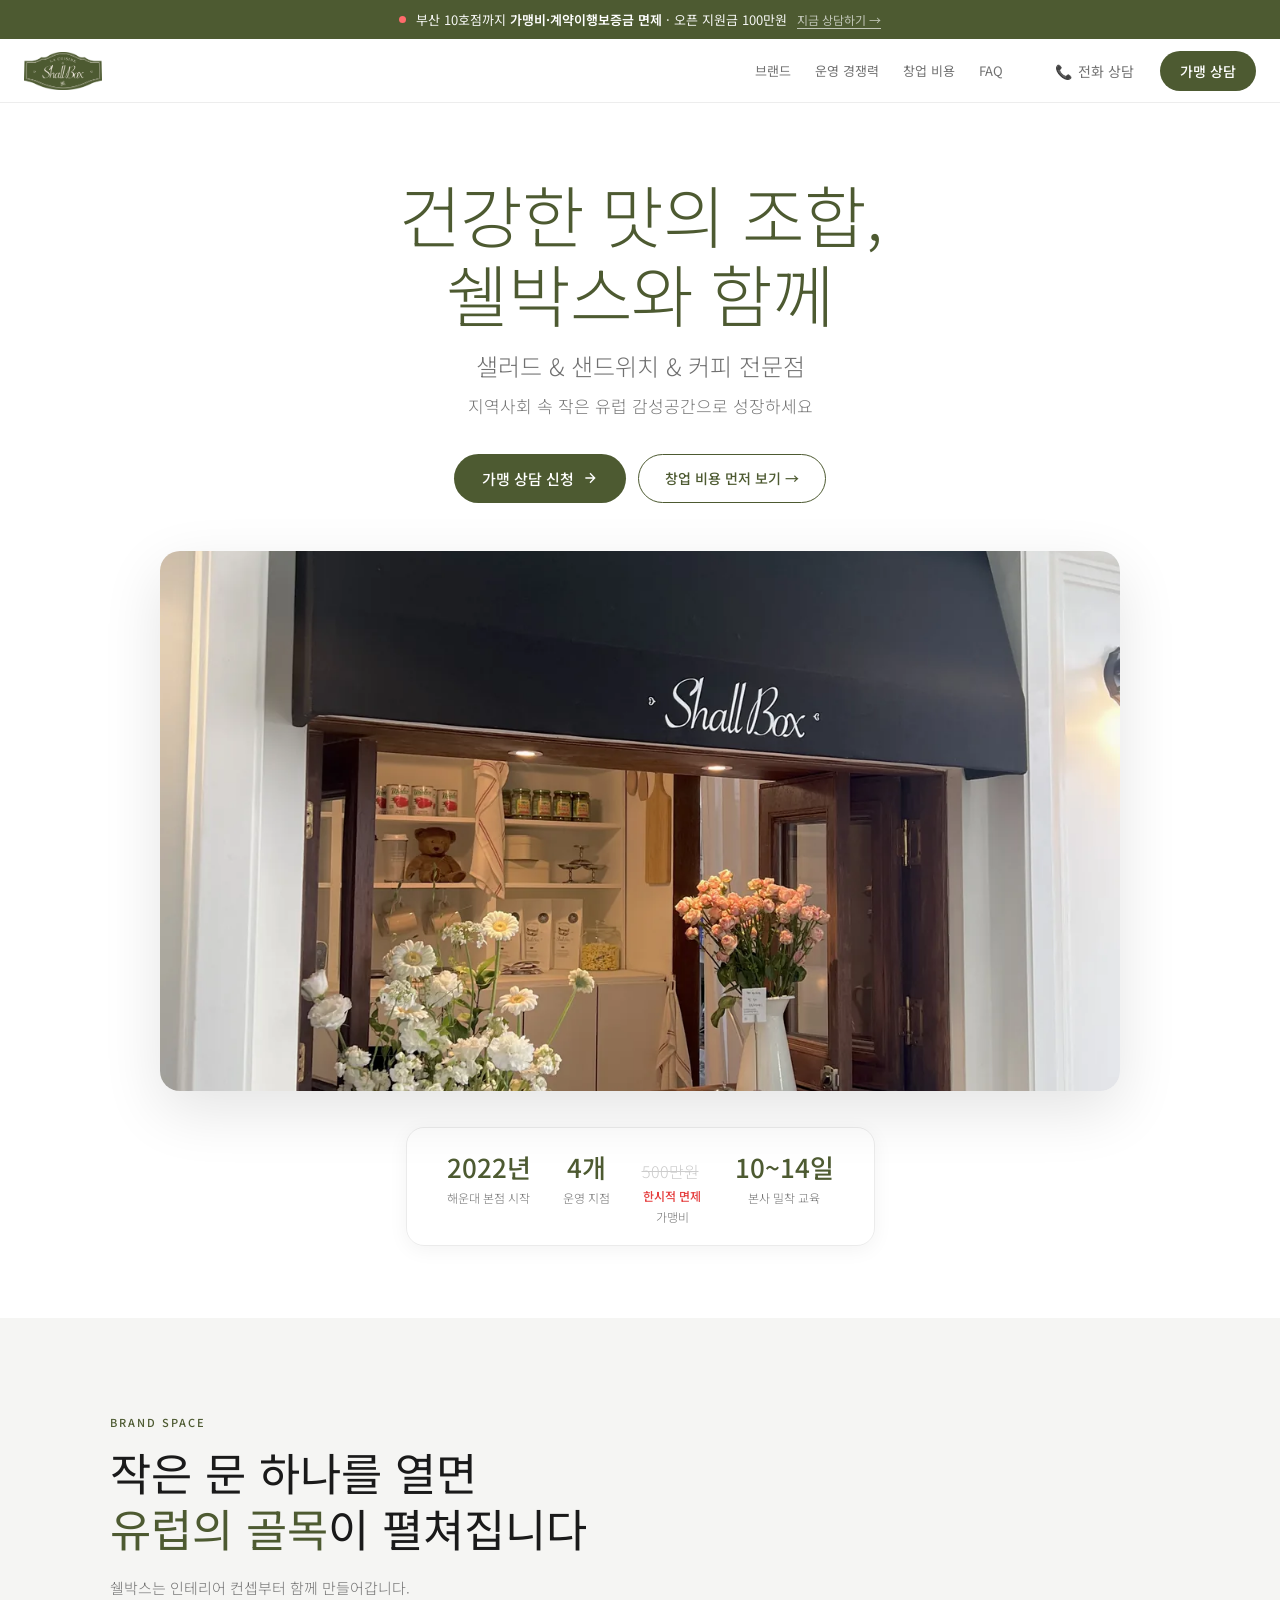
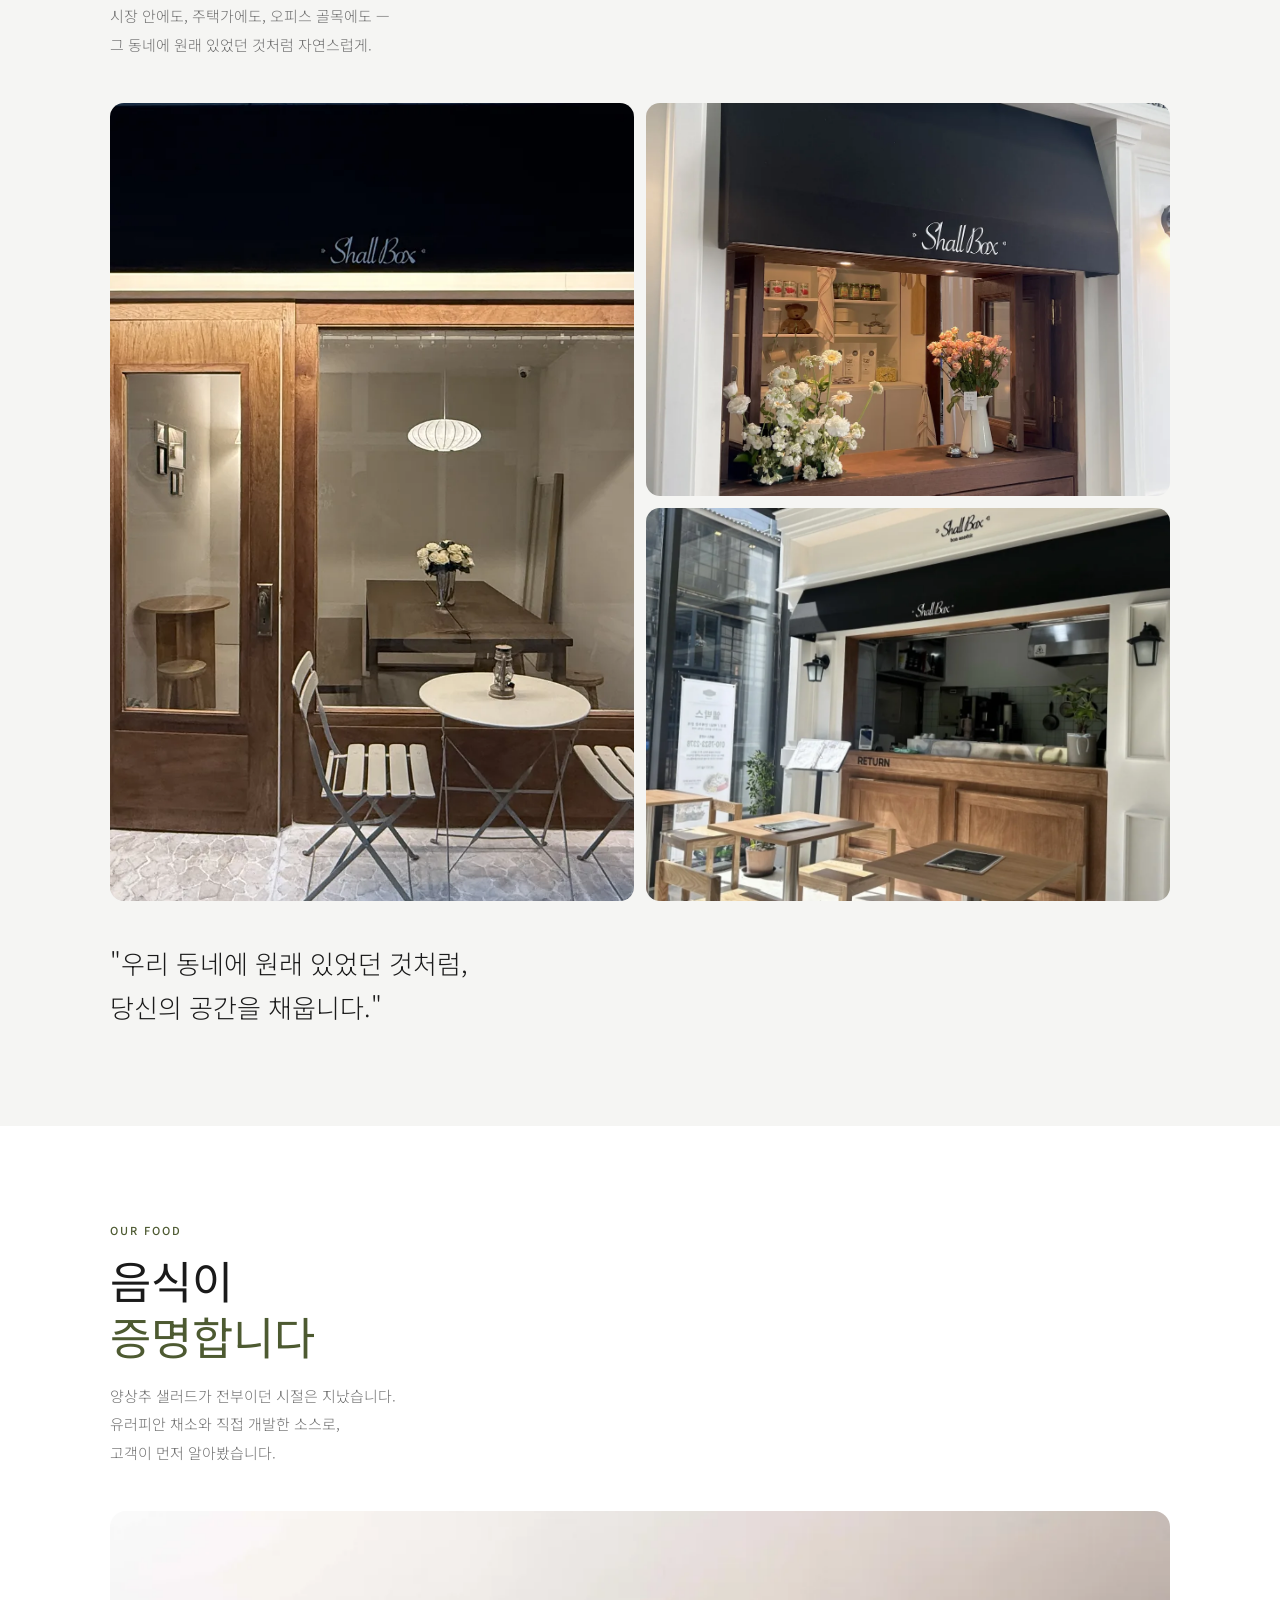
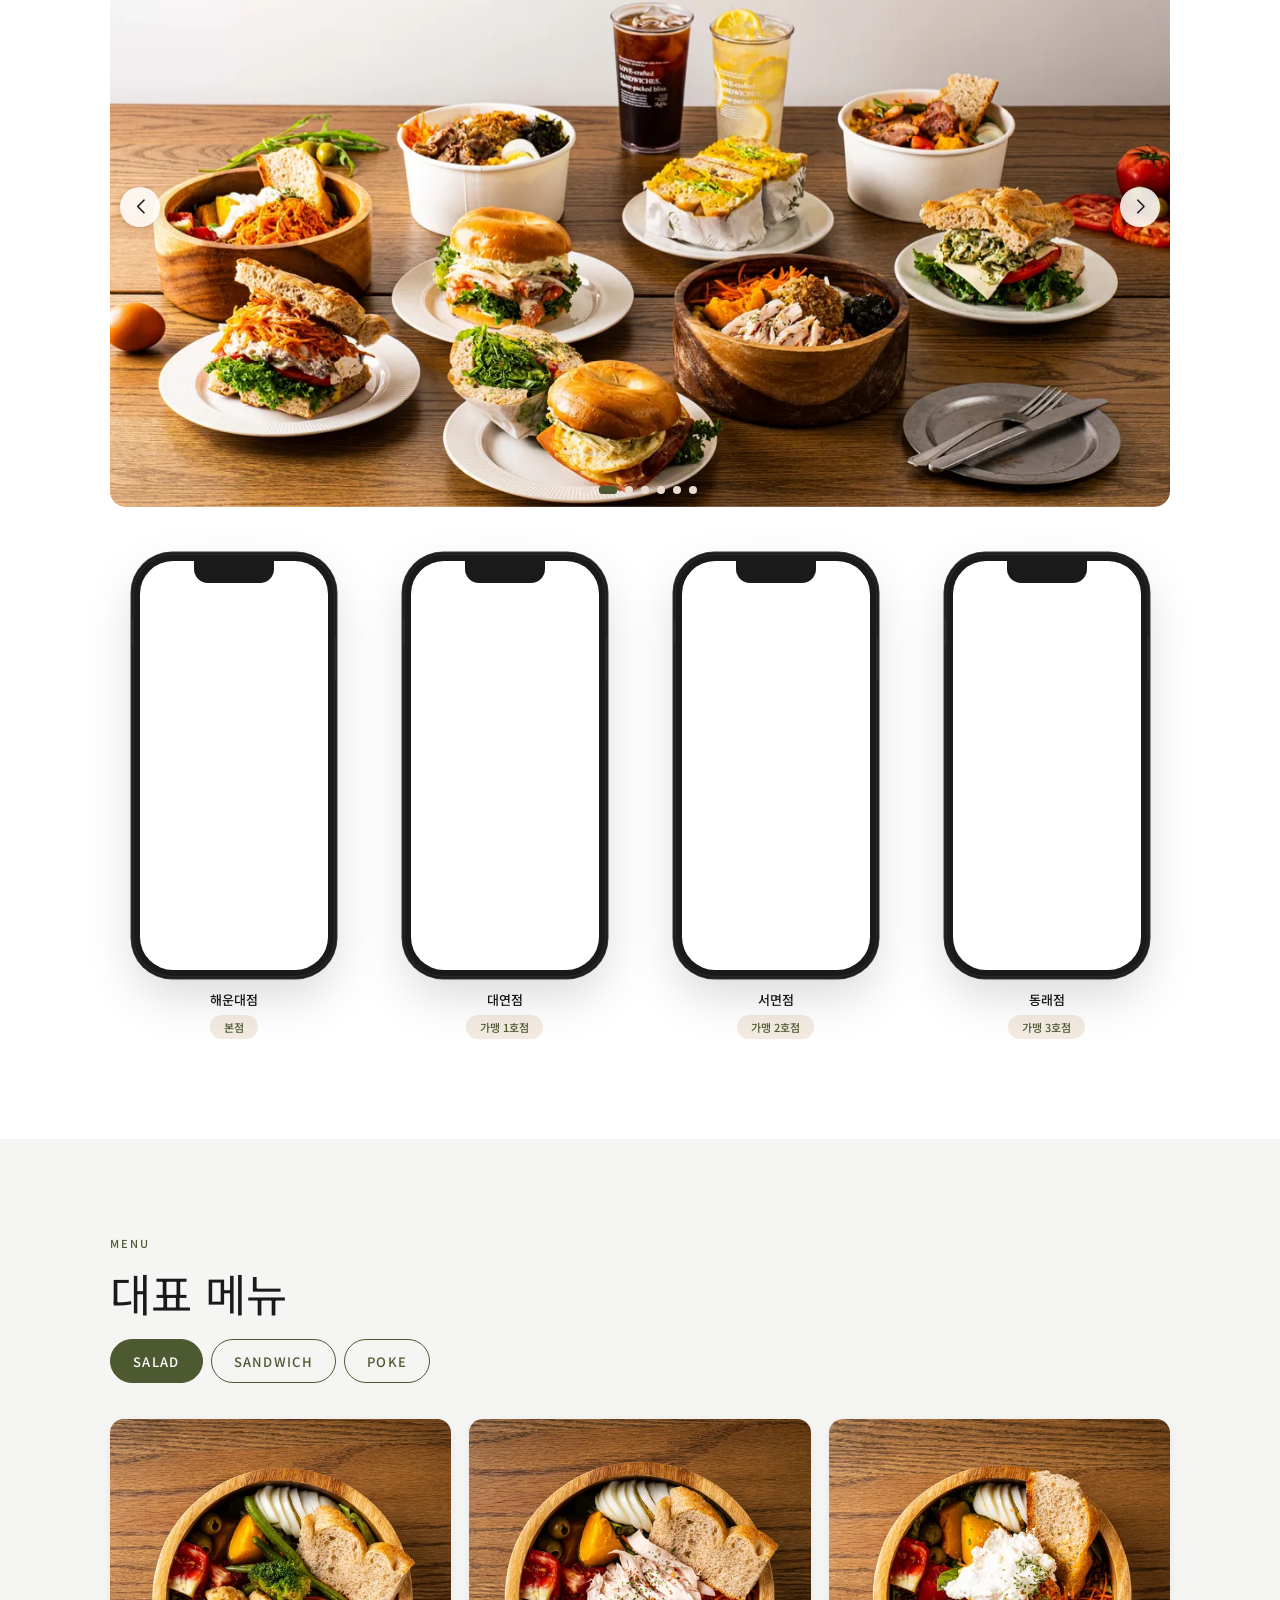
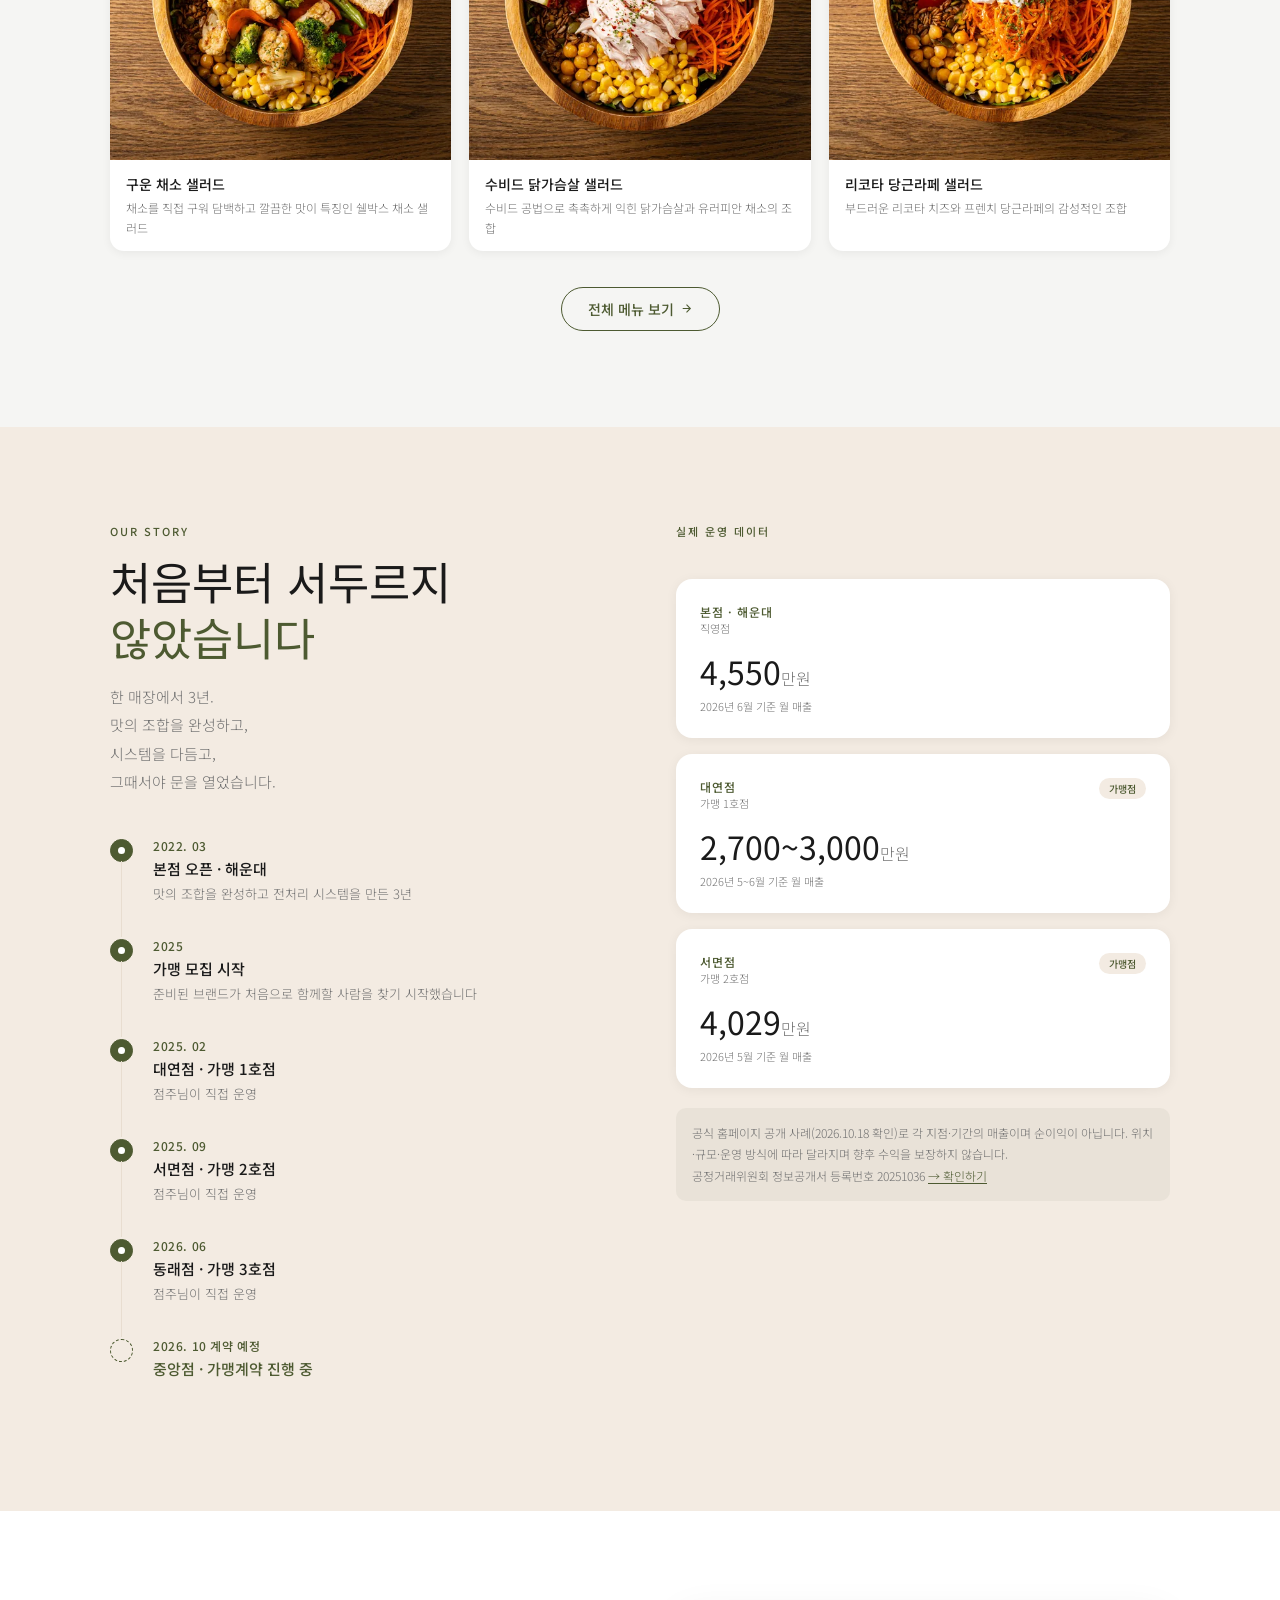
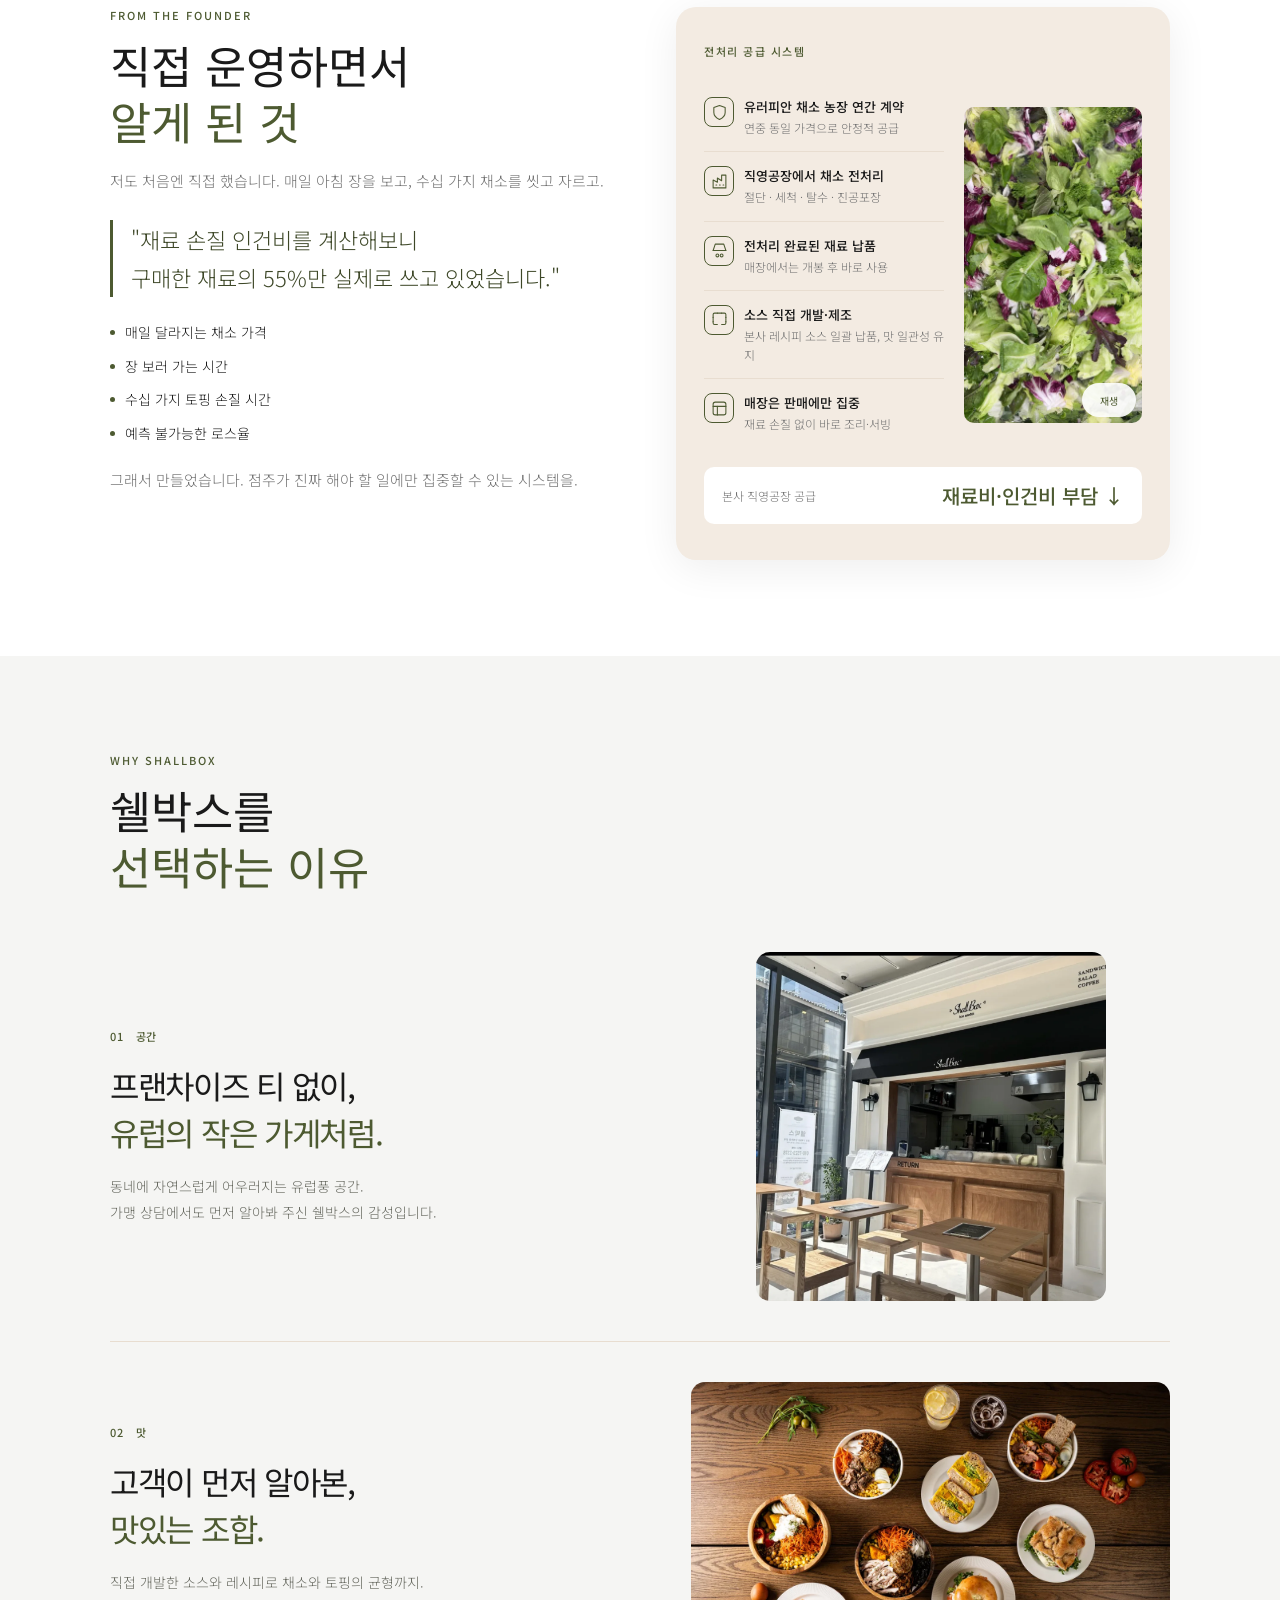
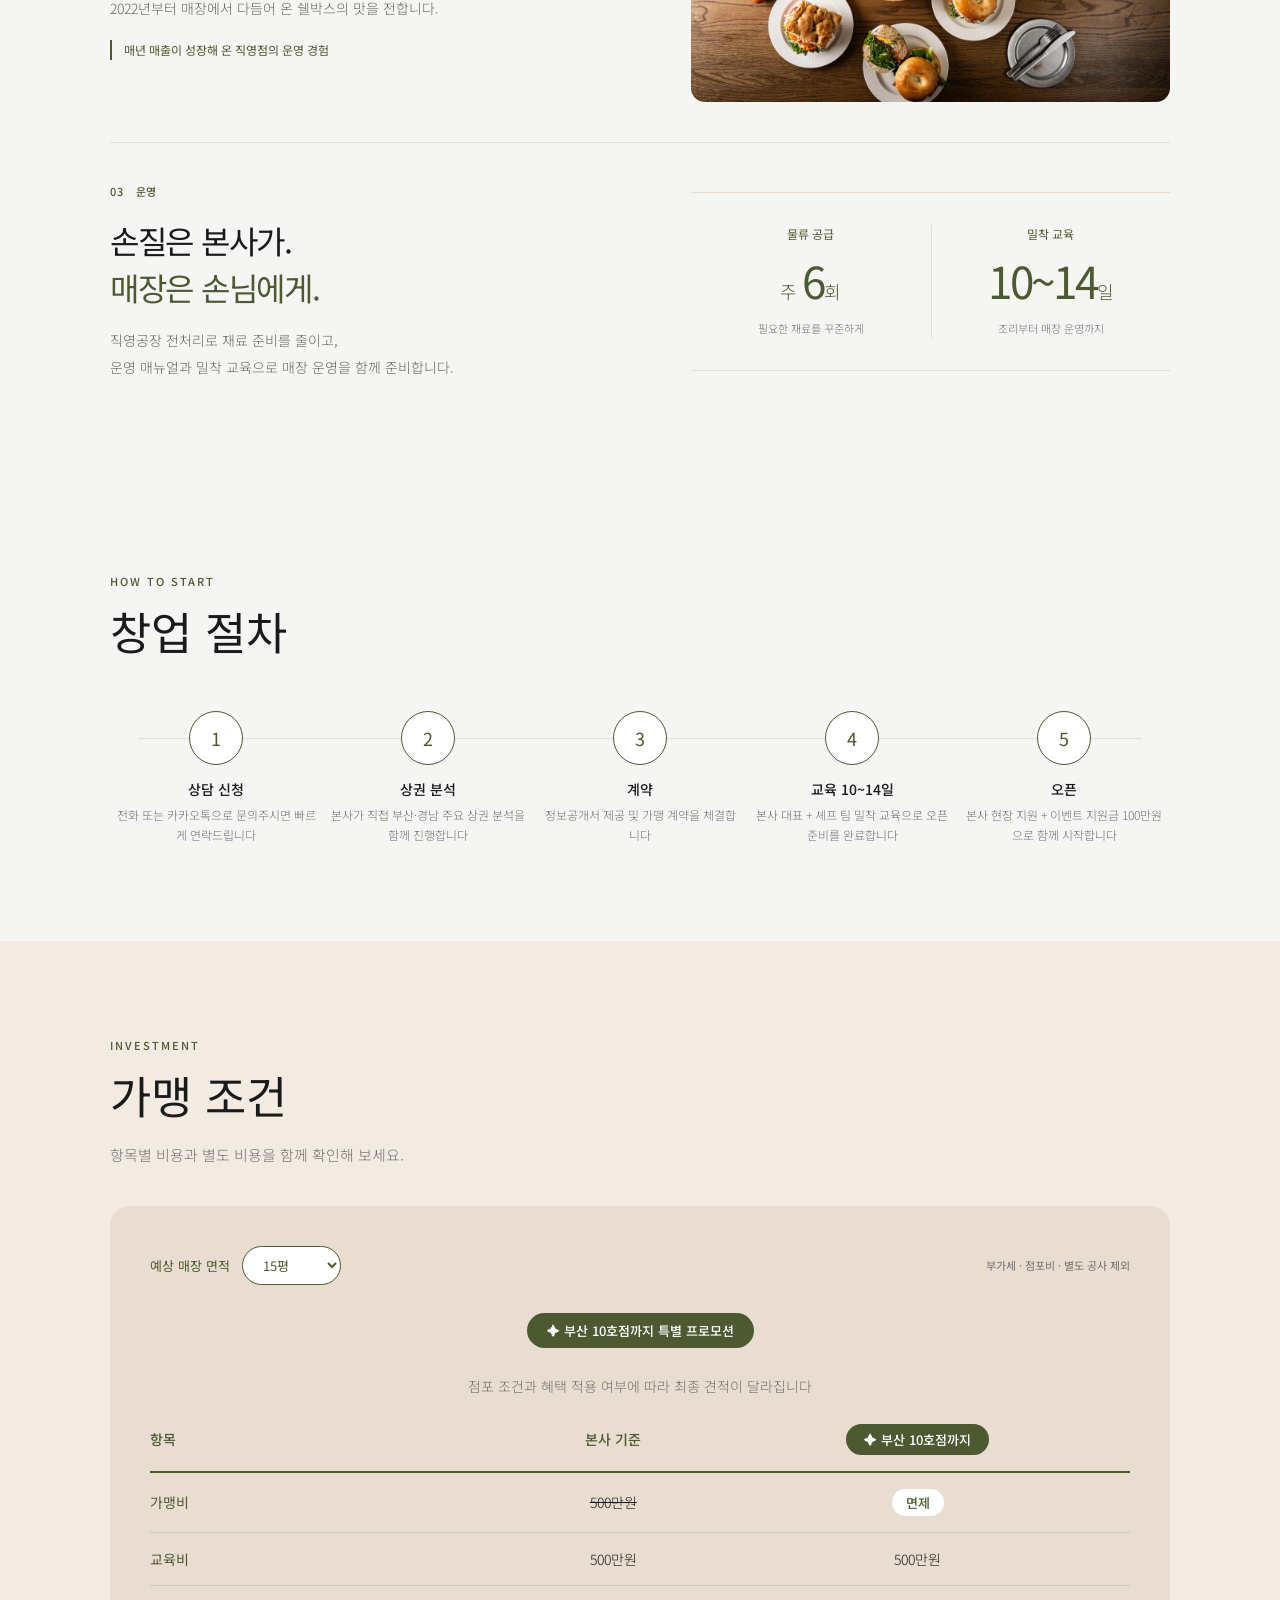
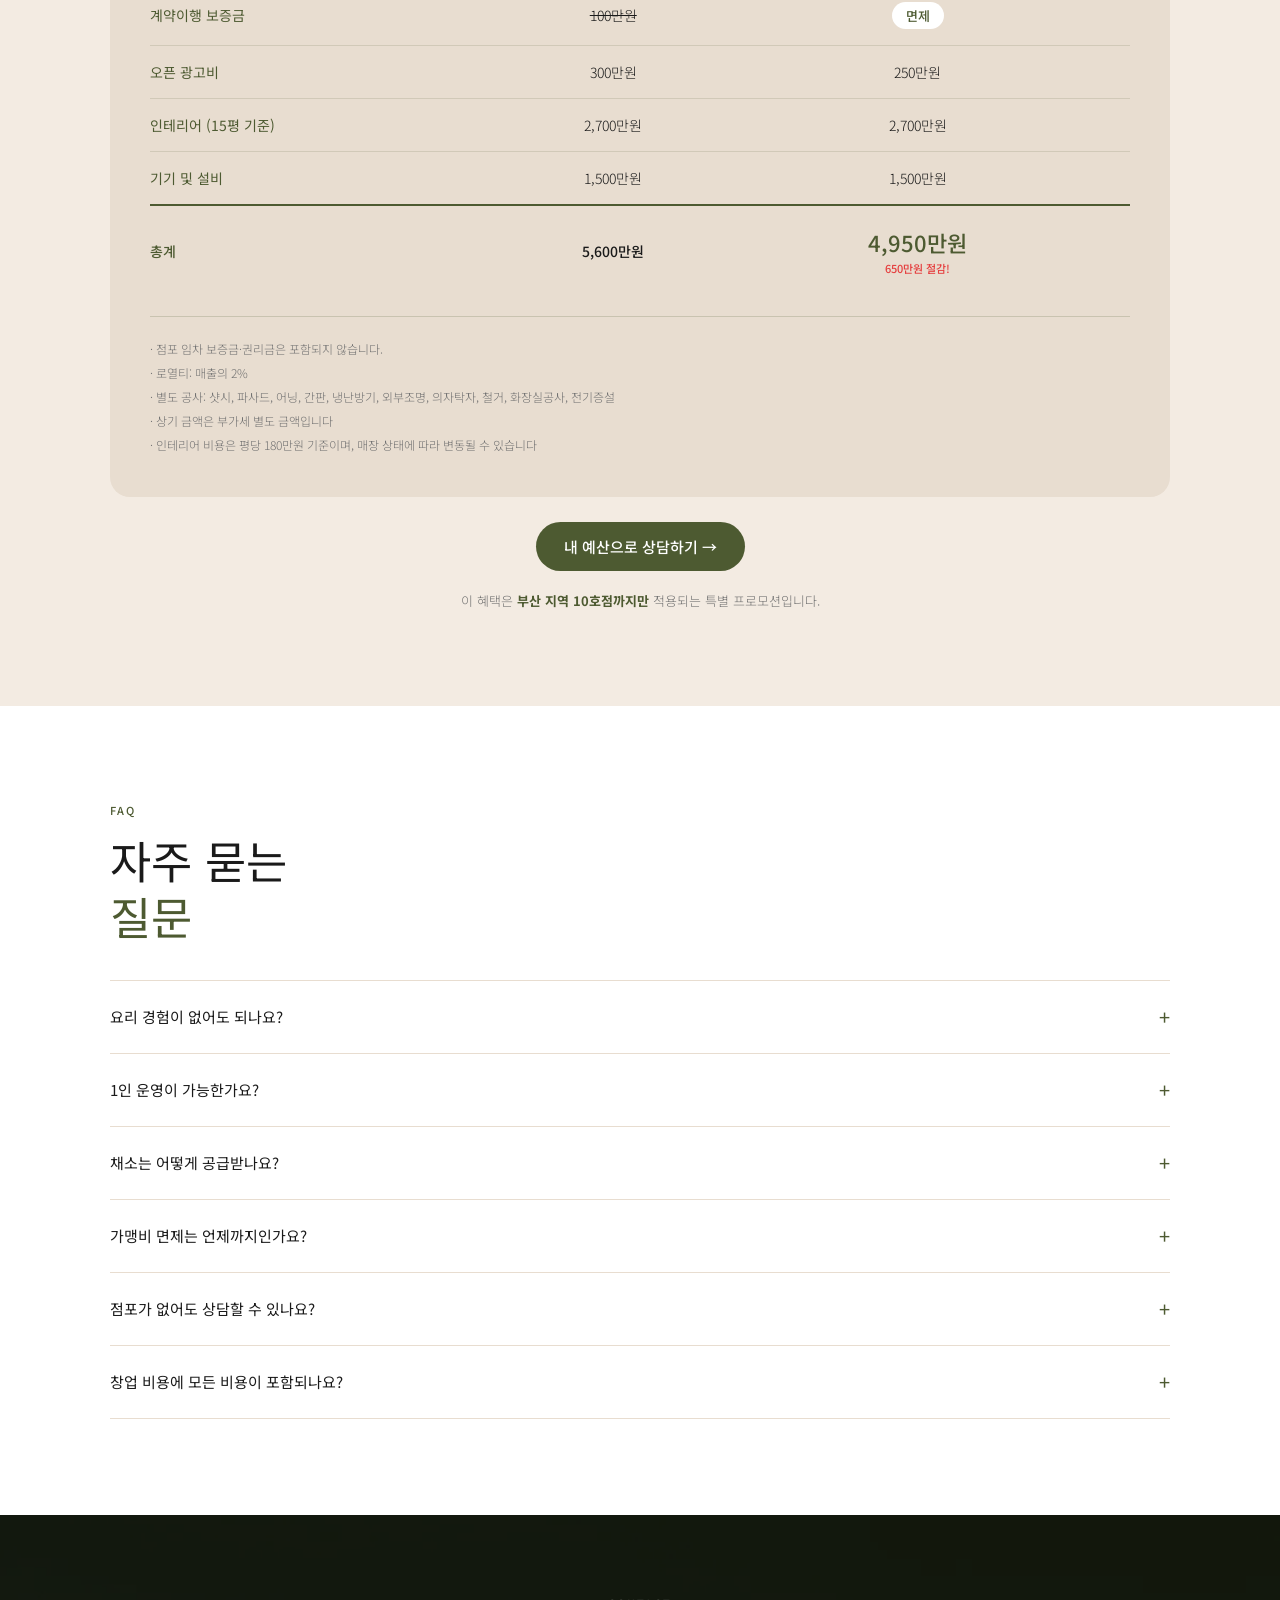
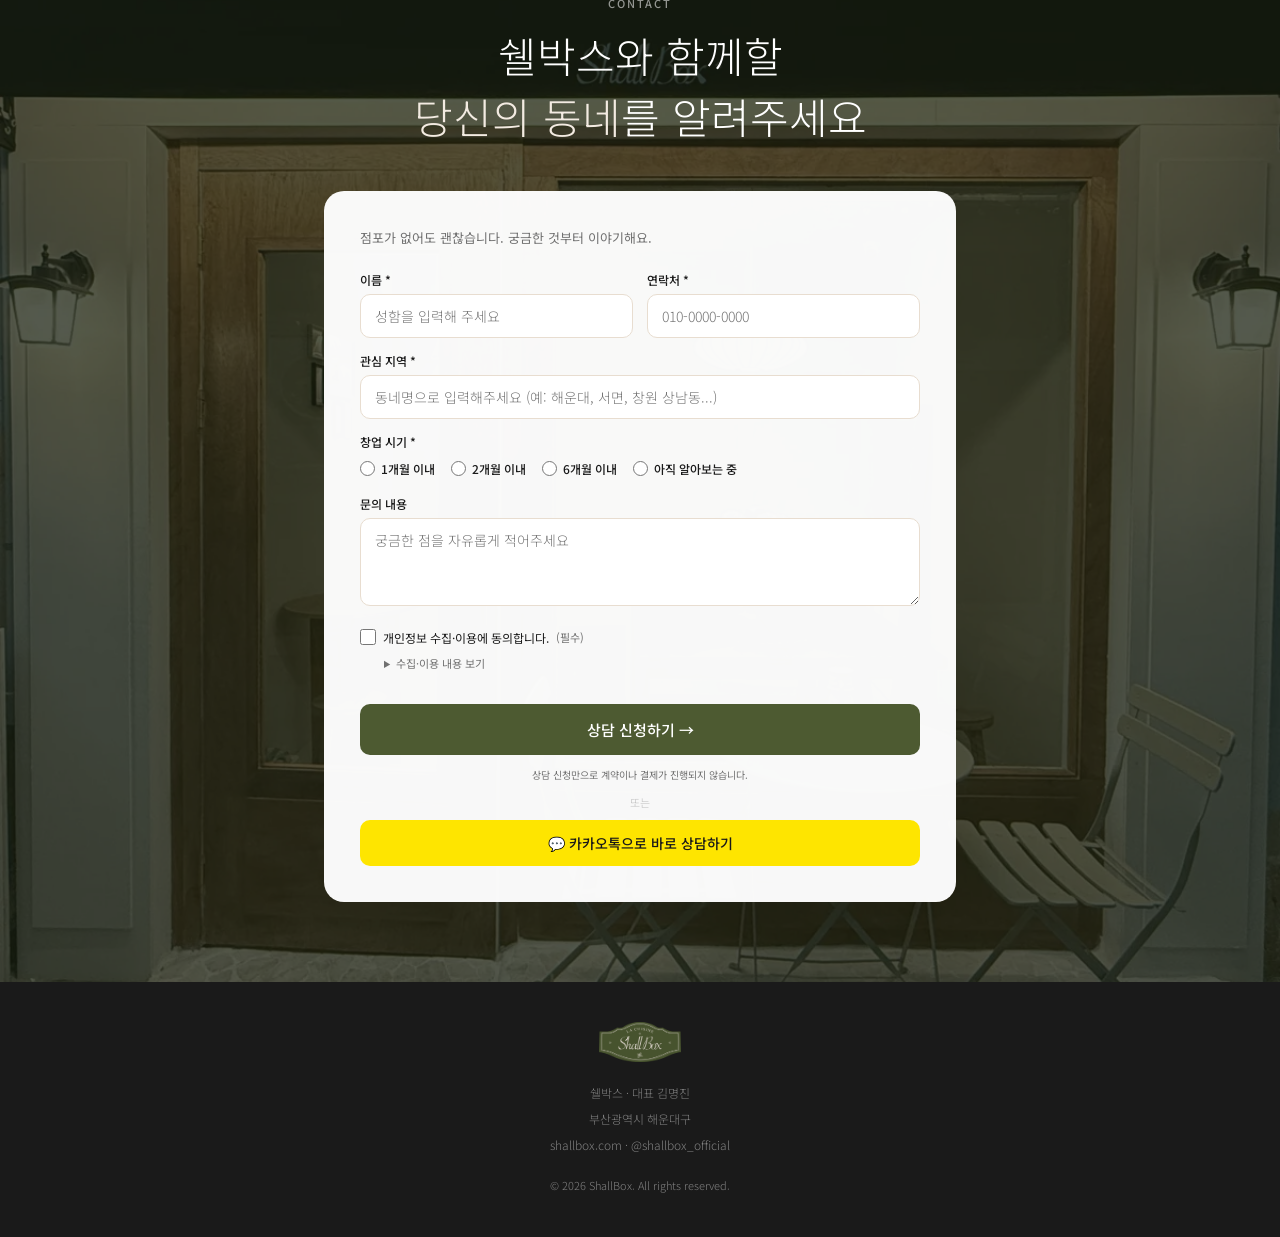
<file: index.html>
<!DOCTYPE html>
<html lang="ko">
<head>
  <meta charset="UTF-8" />
  <meta name="viewport" content="width=device-width, initial-scale=1.0" />
  <title>가맹비 없이 시작하는 부산 샐러드·샌드위치·포케 프랜차이즈 | 쉘박스</title>
  <meta name="description" content="예뻐서 들어오고, 맛있어서 다시 찾는 곳. 부산 10호점까지 가맹비·계약이행보증금 면제, 오픈 지원금 100만원까지. 유럽의 감성을 담은 샐러드·샌드위치·포케 프랜차이즈 쉘박스. 직접 개발한 레시피로 맛의 차이를, 본사 직영공장 전처리로 운영의 여유를 만듭니다. 우리 동네의 작은 유럽, 이제 당신의 매장으로 시작하세요." />
  <meta name="keywords" content="부산 샐러드 프랜차이즈, 샐러드 창업, 샌드위치 창업, 포케 창업, 부산 프랜차이즈 가맹, 경남 창업, 울산 창업, 가맹비 없는 프랜차이즈, 1인 운영 창업, 소자본 창업, 건강식 프랜차이즈, 샐러드 가맹점, 샌드위치 가맹점, 포케 가맹점, 부산 소자본 창업" />
  <meta name="robots" content="index, follow" />
  <meta name="author" content="쉘박스 (ShallBox)" />
  <meta name="theme-color" content="#4d5a31" />
  <meta name="format-detection" content="telephone=no" />
  <link rel="canonical" href="https://shallbox.com/" />
  <link rel="icon" type="image/png" sizes="64x64" href="/images/favicon.png" />
  <link rel="apple-touch-icon" sizes="180x180" href="/images/apple-touch-icon.png" />

  <!-- Open Graph -->
  <meta property="og:type" content="website" />
  <meta property="og:url" content="https://shallbox.com/" />
  <meta property="og:title" content="쉘박스 프랜차이즈 | 부산 샐러드·샌드위치 창업" />
  <meta property="og:description" content="예뻐서 들어오고, 맛있어서 다시 찾는 곳. 부산 10호점까지 가맹비·계약이행보증금 면제, 오픈 지원금 100만원까지. 유럽의 감성을 담은 샐러드·샌드위치·포케 프랜차이즈 쉘박스. 직접 개발한 레시피로 맛의 차이를, 본사 직영공장 전처리로 운영의 여유를 만듭니다. 우리 동네의 작은 유럽, 이제 당신의 매장으로 시작하세요." />
  <meta property="og:image" content="https://shallbox.com/images/og-image.jpg" />
  <meta property="og:image:width" content="1200" />
  <meta property="og:image:height" content="630" />
  <meta property="og:image:alt" content="쉘박스 해운대 본점 외관" />
  <meta property="og:locale" content="ko_KR" />
  <meta property="og:site_name" content="쉘박스 (ShallBox)" />
  <meta name="twitter:card" content="summary_large_image" />
  <meta name="twitter:title" content="쉘박스 프랜차이즈 | 부산 샐러드·샌드위치 창업" />
  <meta name="twitter:description" content="예뻐서 들어오고, 맛있어서 다시 찾는 곳. 부산 10호점까지 가맹비·계약이행보증금 면제, 오픈 지원금 100만원까지. 유럽의 감성을 담은 샐러드·샌드위치·포케 프랜차이즈 쉘박스. 직접 개발한 레시피로 맛의 차이를, 본사 직영공장 전처리로 운영의 여유를 만듭니다. 우리 동네의 작은 유럽, 이제 당신의 매장으로 시작하세요." />
  <meta name="twitter:image" content="https://shallbox.com/images/og-image.jpg" />





  <link rel="preload" as="image" href="images/store_bon.webp" />
  <link rel="preconnect" href="https://fonts.googleapis.com" />
  <link rel="preconnect" href="https://fonts.gstatic.com" crossorigin />
  <link href="https://fonts.googleapis.com/css2?family=Noto+Sans+KR:wght@300;400;500&display=swap" rel="stylesheet" />
  <link rel="stylesheet" href="/vendor/swiper.min.css" />

  <style>
    *, *::before, *::after { box-sizing: border-box; margin: 0; padding: 0; }
    :root {
      --green: #4d5a31; --green-dark: #3d4727;
      --cream: #f3ebe2; --cream-dark: #e8ddd0;
      --black: #1a1a1a; --gray: #717171;
      --gray-light: #f5f5f3; --white: #ffffff;
    }
    html { font-size: 16px; scroll-behavior: smooth; }
    body {
      font-family: -apple-system, BlinkMacSystemFont, 'Noto Sans KR', 'Apple SD Gothic Neo', sans-serif;
      color: var(--black); background: var(--white);
      -webkit-font-smoothing: antialiased;
    }
    img { display: block; max-width: 100%; }
    a { text-decoration: none; color: inherit; }
    button { cursor: pointer; border: none; background: none; font-family: inherit; }

    /* URGENCY */
    .urgency-bar {
      background: var(--green); padding: 9px 24px;
      display: flex; align-items: center; justify-content: center; gap: 10px; flex-wrap: wrap;
    }
    .urgency-dot { width: 7px; height: 7px; border-radius: 50%; background: #ff6b6b; flex-shrink: 0; animation: pulse 2s infinite; }
    @keyframes pulse { 0%,100%{opacity:1} 50%{opacity:.4} }
    .urgency-text { font-size: 13px; color: rgba(255,255,255,.95); font-weight: 400; }
    .urgency-text strong { color: #fff; font-weight: 600; }
    .urgency-cta { font-size: 12px; color: rgba(255,255,255,.65); text-decoration: underline; text-underline-offset: 3px; white-space: nowrap; }
    .urgency-cta:hover { color: #fff; }

    /* HEADER */
    .header {
      position: sticky; top: 0; z-index: 100;
      background: rgba(255,255,255,.93); backdrop-filter: blur(16px);
      border-bottom: 1px solid rgba(0,0,0,.07);
      height: 64px; padding: 0 24px;
      display: flex; align-items: center; justify-content: space-between;
    }
    .header-logo-link { display: flex; align-items: center; }
    .header-logo { height: 38px; width: auto; }
    .header-nav { display: flex; align-items: center; gap: 12px; }
    .header-phone-btn { display: flex; align-items: center; gap: 6px; font-size: 14px; color: var(--gray); padding: 8px 14px; border-radius: 999px; transition: color .2s; }
    .header-phone-btn:hover { color: var(--green); }
    .header-cta { font-size: 14px; font-weight: 500; background: var(--green); color: var(--white); padding: 10px 20px; border-radius: 999px; transition: background .2s; }
    .header-cta:hover { background: var(--green-dark); }

    /* HERO */
    .hero { min-height: 100vh; padding: 72px 24px 72px; display: flex; flex-direction: column; align-items: center; justify-content: center; text-align: center; background: var(--white); }
    .hero h1 { font-size: clamp(34px,6vw,68px); font-weight: 300; color: var(--green); letter-spacing: -.02em; line-height: 1.15; margin-bottom: 16px; }
    .hero-sub { font-size: clamp(16px,2.2vw,24px); color: var(--gray); font-weight: 300; margin-bottom: 10px; }
    .hero-desc { font-size: clamp(13px,1.5vw,17px); color: #aaa; font-weight: 300; margin-bottom: 36px; }
    .hero-btns { display: flex; gap: 12px; justify-content: center; flex-wrap: wrap; margin-bottom: 48px; }
    .btn-primary { display: inline-flex; align-items: center; gap: 8px; background: var(--green); color: var(--white); font-size: 15px; font-weight: 500; padding: 14px 28px; border-radius: 999px; transition: background .2s,transform .15s; }
    .btn-primary:hover { background: var(--green-dark); transform: translateY(-1px); }
    .hero-img-wrap { width: 100%; max-width: 960px; border-radius: 20px; overflow: hidden; box-shadow: 0 20px 60px rgba(0,0,0,.11); aspect-ratio: 16/9; }
    .hero-img-wrap img { width: 100%; height: 100%; object-fit: cover; }
    .hero-stats { display: flex; gap: 32px; flex-wrap: wrap; justify-content: center; margin-top: 36px; border: 1px solid rgba(0,0,0,.08); border-radius: 18px; padding: 20px 40px; box-shadow: 0 4px 20px rgba(0,0,0,.05); }
    .hero-stat { text-align: center; }
    .hero-stat-num { font-size: 26px; font-weight: 500; color: var(--green); display: block; margin-bottom: 4px; }
    .hero-stat-num s { font-size: 16px; color: #ccc; margin-right: 4px; font-weight: 300; }
    .badge { font-size: 10px; color: #e53e3e; font-weight: 500; display: block; margin-top: 2px; }
    .hero-stat p { font-size: 12px; color: var(--gray); font-weight: 300; }

    /* SECTION */
    .section { padding: 96px 24px; }
    .section-inner { max-width: 1060px; margin: 0 auto; }
    .section-label { font-size: 11px; font-weight: 500; letter-spacing: .18em; text-transform: uppercase; color: var(--green); margin-bottom: 14px; }
    .section-title { font-size: clamp(28px,3.5vw,48px); font-weight: 400; line-height: 1.25; color: var(--black); margin-bottom: 18px; }
    .title-accent { color: var(--green); }
    .section-body { font-size: 15px; font-weight: 300; line-height: 1.9; color: var(--gray); max-width: 540px; }

    /* SPACE */
    .space-section { background: var(--gray-light); }
    .space-grid { display: grid; grid-template-columns: 1fr 1fr; gap: 12px; margin-top: 44px; }
    .space-img { border-radius: 14px; overflow: hidden; }
    .space-img img { width: 100%; height: 100%; object-fit: cover; }
    .space-img:first-child { aspect-ratio: 4/3; }
    .space-img:nth-child(2) { grid-row: 1/3; }
    .space-img:nth-child(2) img { height: 100%; min-height: 300px; }
    .space-img:nth-child(3) { aspect-ratio: 4/3; }
    .space-quote { margin-top: 40px; font-size: clamp(18px,2.2vw,26px); font-weight: 300; color: var(--black); line-height: 1.7; }

    /* FOOD */
    .food-section { background: var(--white); }
    .swiper { width: 100%; margin-top: 44px; border-radius: 16px; overflow: hidden; }
    .swiper-slide { aspect-ratio: 16/9; }
    .swiper-slide img { width: 100%; height: 100%; object-fit: cover; object-position: center; display: block; }
    .swiper-button-next,.swiper-button-prev { width: 40px !important; height: 40px !important; background: rgba(255,255,255,.85); border-radius: 50%; backdrop-filter: blur(4px); box-shadow: 0 2px 8px rgba(0,0,0,.12); color: var(--black) !important; }
    .swiper-button-next::after,.swiper-button-prev::after { font-size: 14px !important; font-weight: 700; }
    .swiper-pagination-bullet { background: var(--cream-dark) !important; opacity: 1 !important; }
    .swiper-pagination-bullet-active { background: var(--green) !important; width: 18px !important; border-radius: 3px !important; }

    /* REVIEW SECTION */
    .review-phones-wrap {
      width: 100%;
      display: flex;
      gap: 24px;
      overflow-x: auto;
      scroll-snap-type: x mandatory;
      -webkit-overflow-scrolling: touch;
      scrollbar-width: none;
      padding-bottom: 4px;
    }
    .review-phones-wrap::-webkit-scrollbar { display: none; }
    .review-phone-col { flex-shrink: 0; scroll-snap-align: start; display: flex; flex-direction: column; align-items: center; gap: 14px; }
    .iphone { width: 200px; background: #1a1a1a; border-radius: 38px; padding: 6px; box-shadow: 0 0 0 1px #2a2a2a, 0 0 0 2.5px #1a1a1a, 0 0 0 3.5px #3a3a3a, 0 20px 48px rgba(0,0,0,.15); position: relative; }
    .iphone::before { content:''; position: absolute; left: -3px; top: 64px; width: 3px; height: 26px; background: #2a2a2a; border-radius: 2px 0 0 2px; }
    .iphone::after { content:''; position: absolute; right: -3px; top: 82px; width: 3px; height: 44px; background: #2a2a2a; border-radius: 0 2px 2px 0; }
    .iphone-screen { background: #000; border-radius: 33px; overflow: hidden; aspect-ratio: 1206/2622; position: relative; }
    .iphone-screen video { width: 100%; height: 100%; object-fit: fill; display: block; }
    .iphone-notch { position: absolute; top: 0; left: 50%; transform: translateX(-50%); width: 80px; height: 22px; background: #1a1a1a; border-radius: 0 0 14px 14px; z-index: 10; }
    .review-branch-name { font-size: 13px; font-weight: 500; color: var(--black); text-align: center; }
    .review-branch-tag { display: inline-block; font-size: 11px; font-weight: 500; color: var(--green); background: var(--cream); padding: 4px 14px; border-radius: 999px; }
    .review-scroll-hint { text-align: center; font-size: 11px; color: var(--gray); font-weight: 300; margin-top: 16px; display: none; }

    @media (min-width: 1100px) {
      .review-phone-col { width: calc((100% - 72px) / 4); }
      .review-phones-wrap { overflow-x: visible; }
    }
    @media (min-width: 760px) and (max-width: 1099px) {
      .review-phone-col { width: calc((100% - 48px) / 3); }
      .review-scroll-hint { display: block; }
    }
    @media (min-width: 480px) and (max-width: 759px) {
      .review-phone-col { width: calc((100% - 24px) / 2); }
      .review-scroll-hint { display: block; }
    }
    @media (max-width: 479px) {
      .review-phone-col { width: 82vw; }
      .review-scroll-hint { display: block; }
    }

    /* MENU */
    .menu-section { background: var(--gray-light); }
    .menu-tabs { display: flex; gap: 8px; margin-bottom: 36px; flex-wrap: wrap; }
    .menu-tab { font-size: 13px; font-weight: 500; letter-spacing: .1em; padding: 9px 22px; border-radius: 999px; border: 1.5px solid var(--green); color: var(--green); transition: all .2s; }
    .menu-tab.active,.menu-tab:hover { background: var(--green); color: var(--white); }
    .menu-grid { display: grid; grid-template-columns: repeat(3,1fr); gap: 18px; }
    .menu-card { background: var(--white); border-radius: 14px; overflow: hidden; box-shadow: 0 2px 10px rgba(0,0,0,.06); transition: transform .25s,box-shadow .25s; }
    .menu-card:hover { transform: translateY(-4px); box-shadow: 0 8px 28px rgba(0,0,0,.1); }
    .menu-card-img { aspect-ratio: 1/1; overflow: hidden; }
    .menu-card-img img { width: 100%; height: 100%; object-fit: cover; transition: transform .4s; }
    .menu-card:hover .menu-card-img img { transform: scale(1.05); }
    .menu-card-body { padding: 14px 16px; }
    .menu-card-name { font-size: 14px; font-weight: 500; color: var(--black); margin-bottom: 4px; }
    .menu-card-desc { font-size: 12px; color: var(--gray); font-weight: 300; line-height: 1.6; }
    .menu-more { text-align: center; margin-top: 36px; }
    .btn-outline { display: inline-flex; align-items: center; gap: 6px; border: 1.5px solid var(--green); color: var(--green); font-size: 14px; font-weight: 500; padding: 11px 26px; border-radius: 999px; transition: all .2s; }
    .btn-outline:hover { background: var(--green); color: var(--white); }

    /* STATS */
    .stats-section { background: var(--green); }
    .stats-grid { display: grid; grid-template-columns: repeat(5,1fr); gap: 20px; text-align: center; }
    .stat-num { font-size: clamp(32px,3.5vw,52px); font-weight: 400; color: var(--white); display: block; margin-bottom: 8px; }
    .stat-label { font-size: 12px; color: rgba(255,255,255,.6); font-weight: 300; }

    /* GROWTH */
    .growth-section { background: var(--cream); }
    .growth-inner { display: grid; grid-template-columns: 1fr 1fr; gap: 72px; align-items: start; }
    .timeline { margin-top: 40px; }
    .timeline-item { display: flex; gap: 20px; padding-bottom: 32px; position: relative; }
    .timeline-item::before { content:''; position: absolute; left: 11px; top: 24px; bottom: 0; width: 1px; background: var(--cream-dark); }
    .timeline-item:last-child::before { display: none; }
    .timeline-dot { width: 23px; height: 23px; border-radius: 50%; border: 1.5px solid var(--green); background: var(--cream); flex-shrink: 0; margin-top: 2px; display: flex; align-items: center; justify-content: center; }
    .timeline-dot.active { background: var(--green); }
    .timeline-dot.active::after { content:''; width: 7px; height: 7px; border-radius: 50%; background: #fff; }
    .timeline-date { font-size: 12px; color: var(--green); font-weight: 500; margin-bottom: 4px; letter-spacing: .05em; }
    .timeline-title { font-size: 15px; font-weight: 500; color: var(--black); margin-bottom: 4px; }
    .timeline-desc { font-size: 13px; color: var(--gray); font-weight: 300; line-height: 1.7; }
    .revenue-cards { display: flex; flex-direction: column; gap: 16px; margin-top: 40px; }
    .revenue-card { background: var(--white); border-radius: 16px; padding: 24px; box-shadow: 0 2px 12px rgba(0,0,0,.06); }
    .revenue-card-top { display: flex; justify-content: space-between; align-items: flex-start; margin-bottom: 12px; }
    .revenue-card-label { font-size: 12px; color: var(--green); font-weight: 500; letter-spacing: .08em; }
    .revenue-card-branch { font-size: 11px; color: var(--gray); font-weight: 300; }
    .revenue-card-badge { font-size: 10px; font-weight: 500; color: var(--green); background: var(--cream); padding: 3px 10px; border-radius: 999px; }
    .revenue-card-num { font-size: 32px; font-weight: 400; color: var(--black); margin-bottom: 4px; }
    .revenue-card-num span { font-size: 16px; color: var(--gray); font-weight: 300; }
    .revenue-card-date { font-size: 11px; color: var(--gray); font-weight: 300; }
    .revenue-disclaimer { margin-top: 20px; padding: 14px 16px; background: rgba(77,90,49,.06); border-radius: 10px; font-size: 11px; color: var(--gray); font-weight: 300; line-height: 1.8; }
    .revenue-disclaimer a { color: var(--green); text-decoration: underline; text-underline-offset: 2px; }

    /* STORY */
    .story-section { background: var(--white); }
    .story-inner { display: grid; grid-template-columns: 1fr 1fr; gap: 72px; align-items: start; }
    .story-quote { font-size: clamp(16px,2vw,22px); font-weight: 300; color: var(--green-dark); border-left: 3px solid var(--green); padding-left: 18px; margin: 24px 0; line-height: 1.75; }
    .story-points { list-style: none; display: flex; flex-direction: column; gap: 10px; margin-top: 24px; }
    .story-points li { display: flex; align-items: flex-start; gap: 10px; font-size: 14px; color: var(--black); font-weight: 300; line-height: 1.7; }
    .story-points li::before { content:''; width: 5px; height: 5px; border-radius: 50%; background: var(--green); margin-top: 9px; flex-shrink: 0; }
    .story-diagram { background: var(--cream); border-radius: 20px; padding: 36px 28px; box-shadow: 0 8px 40px rgba(0,0,0,.07); }
    .story-diagram h4 { font-size: 11px; letter-spacing: .14em; text-transform: uppercase; color: var(--green); margin-bottom: 24px; font-weight: 500; }
    .diagram-step { display: flex; align-items: flex-start; gap: 14px; padding: 14px 0; border-bottom: 1px solid var(--cream-dark); }
    .diagram-step:last-child { border-bottom: none; }
    .diagram-icon { width: 40px; height: 40px; border-radius: 11px; border: 1.5px solid var(--green); display: flex; align-items: center; justify-content: center; flex-shrink: 0; }
    .diagram-icon svg { width: 20px; height: 20px; stroke: var(--green); fill: none; stroke-width: 1.5; stroke-linecap: round; stroke-linejoin: round; }
    .diagram-step-text h5 { font-size: 13px; font-weight: 500; color: var(--black); margin-bottom: 2px; }
    .diagram-step-text p { font-size: 12px; color: var(--gray); font-weight: 300; line-height: 1.6; }
    .diagram-result { margin-top: 20px; background: var(--white); border-radius: 10px; padding: 14px 18px; display: flex; justify-content: space-between; align-items: center; }
    .diagram-result span { font-size: 12px; color: var(--gray); font-weight: 300; }
    .diagram-result strong { font-size: 20px; font-weight: 500; color: var(--green); }

    /* REASONS */
    .reasons-section { background: var(--gray-light); }
    .reason-item { display: grid; grid-template-columns: 72px 1fr; gap: 28px; align-items: start; padding: 44px 0; border-bottom: 1px solid var(--cream-dark); }
    .reason-item:last-child { border-bottom: none; }
    .reason-num { font-size: 52px; font-weight: 300; color: var(--cream-dark); line-height: 1; }
    .reason-content h3 { font-size: 20px; font-weight: 500; color: var(--black); margin-bottom: 10px; line-height: 1.35; }
    .reason-content p { font-size: 14px; color: var(--gray); font-weight: 300; line-height: 1.9; margin-bottom: 18px; }
    .reason-tags { display: flex; gap: 7px; flex-wrap: wrap; }
    .reason-tag { font-size: 11px; font-weight: 500; background: var(--cream); color: var(--green); padding: 5px 13px; border-radius: 999px; }

    /* INTERVIEW */
    .interview-section { background: var(--white); }
    .interview-placeholder { border: 2px dashed var(--cream-dark); border-radius: 16px; padding: 56px 40px; text-align: center; margin-top: 36px; }
    .interview-placeholder p { color: var(--gray); font-size: 14px; font-weight: 300; }

    /* PROCESS */
    .process-section { background: var(--gray-light); }
    .process-steps { display: flex; gap: 0; margin-top: 52px; position: relative; }
    .process-steps::before { content:''; position: absolute; top: 27px; left: 28px; right: 28px; height: 1px; background: var(--cream-dark); z-index: 0; }
    .process-step { flex: 1; text-align: center; position: relative; z-index: 1; }
    .process-dot { width: 54px; height: 54px; border-radius: 50%; background: var(--white); border: 1.5px solid var(--green); display: flex; align-items: center; justify-content: center; margin: 0 auto 14px; font-size: 18px; font-weight: 400; color: var(--green); }
    .process-step h4 { font-size: 14px; font-weight: 500; color: var(--black); margin-bottom: 6px; }
    .process-step p { font-size: 12px; color: var(--gray); font-weight: 300; line-height: 1.7; padding: 0 6px; }

    /* COST */
    .cost-section { background: var(--cream); }
    .cost-promo-badge { display: inline-flex; align-items: center; gap: 8px; background: var(--green); color: var(--white); font-size: 13px; font-weight: 500; padding: 8px 20px; border-radius: 999px; margin-bottom: 20px; }
    .cost-box { background: var(--cream-dark); border-radius: 20px; padding: 40px; margin-top: 36px; }
    .cost-table-wrap table { width: 100%; border-collapse: collapse; }
    .cost-table-wrap thead tr { border-bottom: 2px solid var(--green); }
    .cost-table-wrap th { padding: 0 0 16px; font-size: 14px; font-weight: 500; color: var(--green); text-align: center; }
    .cost-table-wrap th:first-child { text-align: left; }
    .cost-table-wrap td { padding: 16px 0; font-size: 14px; font-weight: 300; color: var(--black); text-align: center; border-bottom: 1px solid rgba(77,90,49,.15); }
    .cost-table-wrap td:first-child { text-align: left; color: var(--green); font-weight: 400; }
    .cost-table-wrap .total-row td { border-bottom: none; border-top: 2px solid var(--green); font-weight: 500; padding-top: 20px; }
    .cost-exempt { display: inline-block; background: var(--white); padding: 4px 14px; border-radius: 999px; color: var(--green); font-size: 13px; font-weight: 500; }
    .cost-strike { text-decoration: line-through; color: #aaa; }
    .cost-total-num { font-size: 22px; color: var(--green); font-weight: 500; }
    .cost-save { font-size: 11px; color: #e53e3e; font-weight: 500; margin-top: 2px; display: block; }
    .cost-mobile { display: none; }
    .cost-mobile-row { display: flex; justify-content: space-between; align-items: center; padding: 14px 0; border-bottom: 1px solid rgba(77,90,49,.15); }
    .cost-mobile-label { font-size: 14px; color: var(--green); font-weight: 400; }
    .cost-mobile-vals { display: flex; gap: 16px; align-items: center; }
    .cost-mobile-orig { font-size: 12px; color: #aaa; text-decoration: line-through; min-width: 52px; text-align: center; }
    .cost-mobile-promo { font-size: 13px; color: var(--green); font-weight: 500; min-width: 56px; text-align: center; }
    .cost-notes { margin-top: 24px; padding-top: 20px; border-top: 1px solid rgba(77,90,49,.2); }
    .cost-notes p { font-size: 11px; color: var(--gray); font-weight: 300; line-height: 2; }

    /* FAQ */
    .faq-section { background: var(--white); }
    .faq-list { margin-top: 36px; }
    .faq-item { border-bottom: 1px solid var(--cream-dark); }
    .faq-item:first-child { border-top: 1px solid var(--cream-dark); }
    .faq-q { width: 100%; text-align: left; display: flex; justify-content: space-between; align-items: center; padding: 20px 0; font-size: 15px; font-weight: 400; color: var(--black); }
    .faq-q .faq-icon { font-size: 20px; color: var(--green); transition: transform .2s; flex-shrink: 0; margin-left: 16px; }
    .faq-q.open .faq-icon { transform: rotate(45deg); }
    .faq-a { font-size: 14px; color: var(--gray); font-weight: 300; line-height: 1.85; padding-bottom: 18px; display: none; }
    .faq-a.open { display: block; }

    /* CTA */
    .cta-section { position: relative; overflow: hidden; }
    .cta-bg { position: absolute; inset: 0; }
    .cta-bg img { width: 100%; height: 100%; object-fit: cover; }
    .cta-bg::after { content:''; position: absolute; inset: 0; background: rgba(25,32,15,.74); }
    .cta-inner { position: relative; z-index: 1; padding: 80px 24px; max-width: 680px; margin: 0 auto; text-align: center; }
    .cta-inner .section-label { color: rgba(255,255,255,.55); }
    .cta-title { font-size: clamp(24px,3.5vw,42px); font-weight: 300; color: var(--white); line-height: 1.45; margin-bottom: 44px; }
    .cta-title .title-accent { color: var(--cream); }

    /* FORM */
    .form-wrap { background: rgba(255,255,255,.97); border-radius: 20px; padding: 36px; text-align: left; }
    .form-row { display: grid; grid-template-columns: 1fr 1fr; gap: 14px; }
    .form-group { display: flex; flex-direction: column; gap: 6px; margin-bottom: 14px; }
    .form-group label { font-size: 12px; font-weight: 500; color: var(--black); }
    .form-group input,.form-group textarea { border: 1.5px solid var(--cream-dark); border-radius: 10px; padding: 11px 14px; font-size: 14px; font-family: inherit; font-weight: 300; color: var(--black); background: var(--white); outline: none; transition: border-color .2s; width: 100%; }
    .form-group input:focus,.form-group textarea:focus { border-color: var(--green); }
    .form-group textarea { resize: none; height: 88px; }
    .radio-group { display: flex; gap: 16px; flex-wrap: wrap; padding: 4px 0; }
    .radio-label { display: flex; align-items: center; gap: 6px; font-size: 14px; font-weight: 300; color: var(--black); cursor: pointer; white-space: nowrap; }
    .radio-label input[type="radio"] { accent-color: var(--green); width: 15px; height: 15px; flex-shrink: 0; }
    .form-submit { width: 100%; padding: 15px; background: var(--green); color: var(--white); font-size: 15px; font-weight: 500; font-family: inherit; border-radius: 10px; margin-top: 6px; transition: background .2s; }
    .form-submit:hover { background: var(--green-dark); }
    .form-kakao { width: 100%; padding: 13px; background: #FEE500; color: #191919; font-size: 14px; font-weight: 500; font-family: inherit; border-radius: 10px; margin-top: 10px; display: flex; align-items: center; justify-content: center; gap: 8px; transition: opacity .2s; }
    .form-kakao:hover { opacity: .85; }
    .form-divider { text-align: center; font-size: 11px; color: #bbb; margin: 10px 0; font-weight: 300; }
    .form-success { display: none; text-align: center; padding: 36px 20px; }
    .form-success.show { display: block; }
    .form-success h3 { font-size: 18px; font-weight: 500; color: var(--green); margin-bottom: 8px; }
    .form-success p { font-size: 14px; color: var(--gray); font-weight: 300; }

    /* FOOTER */
    .footer { background: var(--black); color: rgba(255,255,255,.45); padding: 40px 24px; text-align: center; font-size: 12px; font-weight: 300; line-height: 2.2; }
    .footer a { color: rgba(255,255,255,.45); }
    .footer a:hover { color: var(--white); }
    .footer-logo { height: 34px; margin: 0 auto 18px; opacity: .4; filter: brightness(10); }

    /* MODAL */
    .modal-overlay { display: none; position: fixed; inset: 0; z-index: 200; background: rgba(0,0,0,.5); backdrop-filter: blur(4px); align-items: center; justify-content: center; }
    .modal-overlay.open { display: flex; }
    .modal { background: var(--white); border-radius: 20px; padding: 44px 36px; text-align: center; max-width: 340px; width: 90%; position: relative; }
    .modal-close-x { position: absolute; top: 14px; right: 14px; width: 32px; height: 32px; border-radius: 50%; background: var(--gray-light); font-size: 18px; color: var(--gray); display: flex; align-items: center; justify-content: center; }
    .modal-icon { width: 60px; height: 60px; border-radius: 50%; background: var(--green); margin: 0 auto 18px; display: flex; align-items: center; justify-content: center; font-size: 26px; }
    .modal h3 { font-size: 17px; font-weight: 500; color: var(--green); margin-bottom: 10px; }
    .modal-num { font-size: 30px; font-weight: 500; color: var(--green); display: block; margin-bottom: 6px; }
    .modal p { font-size: 13px; color: var(--gray); font-weight: 300; margin-bottom: 20px; }
    .modal-close-btn { width: 100%; padding: 11px; background: var(--cream); color: var(--green); border-radius: 10px; font-size: 14px; font-weight: 500; font-family: inherit; transition: background .2s; }
    .modal-close-btn:hover { background: var(--green); color: var(--white); }

    img[data-src] { opacity: 0; transition: opacity .4s; }
    img.loaded { opacity: 1; }

    /* RESPONSIVE */
    @media (max-width: 900px) {
      .stats-grid { grid-template-columns: repeat(3,1fr); gap: 28px; }
      .story-inner { grid-template-columns: 1fr; gap: 36px; }
      .growth-inner { grid-template-columns: 1fr; gap: 36px; }
    }
    @media (max-width: 768px) {
      .section { padding: 64px 20px; }
      .space-grid { grid-template-columns: 1fr; }
      .space-img:nth-child(2) { grid-row: auto; }
      .space-img:nth-child(2) img { min-height: 220px; max-height: 280px; }
      .menu-grid { grid-template-columns: repeat(2,1fr); gap: 12px; }
      .process-steps { flex-direction: column; gap: 28px; }
      .process-steps::before { display: none; }
      .form-row { grid-template-columns: 1fr; }
      .hero-stats { gap: 20px; padding: 18px 20px; }
      .cost-table-wrap { display: none; }
      .cost-mobile { display: block; }
      .reason-item { grid-template-columns: 52px 1fr; gap: 16px; }
      .reason-num { font-size: 40px; }
      .review-grid { grid-template-columns: repeat(2,1fr); }
      .swiper-slide { aspect-ratio: 4/3; }
    }
    @media (max-width: 520px) {
      .menu-grid { grid-template-columns: 1fr; }
      .stats-grid { grid-template-columns: repeat(2,1fr); gap: 24px; }
      .header-phone-btn span { display: none; }
    }
  </style>
<link rel="stylesheet" href="/enhancements.css" /><meta name="google-site-verification" content="xRuqF3gj7WeWtA804Wg8YP2bScf7pF4eXnNn8JuhjBM" />
<meta name="naver-site-verification" content="cf9eb0e3fee758fafe47dcf0a2f388f9b97ccfc8" />
<!-- Google tag (gtag.js) -->
<script async src="https://www.googletagmanager.com/gtag/js?id=G-MD3FQPZF15"></script>
<script>
  window.dataLayer = window.dataLayer || [];
  function gtag(){dataLayer.push(arguments);}
  gtag('js', new Date());

  gtag('config', 'G-MD3FQPZF15');
</script>
<script type="application/ld+json">
{
  "@context": "https://schema.org",
  "@graph": [
    {
      "@type": "FoodEstablishment",
      "@id": "https://shallbox.com/#organization",
      "name": "쉘박스 (ShallBox)",
      "url": "https://shallbox.com",
      "logo": "https://shallbox.com/images/logo.png",
      "image": "https://shallbox.com/images/og-image.jpg",
      "address": { "@type": "PostalAddress", "streetAddress": "해운대로383번길 23", "addressLocality": "해운대구", "addressRegion": "부산광역시", "addressCountry": "KR" },
      "areaServed": ["부산광역시", "경상남도", "울산광역시"],
      "servesCuisine": ["샐러드", "샌드위치", "포케", "커피"],
      "description": "건강한 맛 조합을 연구하는 부산 샐러드·샌드위치·포케 전문 프랜차이즈",
      "foundingDate": "2022-03",
      "telephone": "010-7705-5321",
      "sameAs": [
        "https://www.instagram.com/shallbox_official"
      ]
    },
    {
      "@type": "FAQPage",
      "mainEntity": [
        {
          "@type": "Question",
          "name": "요리 경험이 없어도 되나요?",
          "acceptedAnswer": {
            "@type": "Answer",
            "text": "네. 다이닝 출신 셰프를 포함한 본사 팀이 10~14일간 밀착 교육합니다. 경험과 숙련도에 맞춰 메뉴 조리와 실제 운영에 필요한 내용을 교육합니다."
          }
        },
        {
          "@type": "Question",
          "name": "1인 운영이 가능한가요?",
          "acceptedAnswer": {
            "@type": "Answer",
            "text": "네. 1인 또는 아르바이트 포함 1.5인 운영을 기본 목표로 교육합니다. 전처리 식재료로 준비 부담을 줄이며, 실제 필요 인원은 매출·영업시간·배달 및 홀 비중에 따라 달라집니다."
          }
        },
        {
          "@type": "Question",
          "name": "채소는 어떻게 공급받나요?",
          "acceptedAnswer": {
            "@type": "Answer",
            "text": "본사와 계약한 유러피안 채소 농장에서 전처리·세척·소분이 완료된 상태로 정기 납품됩니다. 별도 장보기나 손질이 필요 없습니다."
          }
        },
        {
          "@type": "Question",
          "name": "가맹비 면제는 언제까지인가요?",
          "acceptedAnswer": {
            "@type": "Answer",
            "text": "10호점 계약까지 한시적으로 운영됩니다. 부산 지역 적용 가능 여부와 계약 조건은 상담에서 최종 확인해 주세요."
          }
        },
        {
          "@type": "Question",
          "name": "점포가 없어도 상담할 수 있나요?",
          "acceptedAnswer": {
            "@type": "Answer",
            "text": "네. 희망 지역만 알려주셔도 괜찮습니다. 후보 상권과 점포 조건을 함께 검토한 뒤 운영 방향과 견적을 확인합니다."
          }
        },
        {
          "@type": "Question",
          "name": "창업 비용에 모든 비용이 포함되나요?",
          "acceptedAnswer": {
            "@type": "Answer",
            "text": "안내 금액은 부가세, 점포 보증금·권리금, 별도 공사를 제외한 금액입니다. 샷시·간판·냉난방·철거·전기 증설 등은 현장 확인 후 별도 견적이 필요합니다."
          }
        }
      ]
    }
  ]
}
</script>
</head>
<body>
<a href="#main" class="skip-link">본문으로 건너뛰기</a>

<!-- URGENCY -->
<div class="urgency-bar">
  <span class="urgency-dot"></span>
  <span class="urgency-text"><span>부산 10호점까지</span> <strong>가맹비·계약이행보증금 면제</strong> <span>· 오픈 지원금 100만원</span></span>
  <a href="#contact" class="urgency-cta">지금 상담하기 →</a>
</div>

<!-- HEADER -->
<header class="header">
  <a href="#" class="header-logo-link">
    <img src="images/logo.png" alt="LA CUISINE di ShallBox" class="header-logo" />
  </a>
  <nav class="header-nav" aria-label="주요 메뉴"><div class="section-nav"><a href="#brand">브랜드</a><a href="#system">운영 경쟁력</a><a href="#cost">창업 비용</a><a href="#faq">FAQ</a></div>
    <button class="header-phone-btn" aria-label="전화 상담" onclick="openPhoneModal()">📞 <span>전화 상담</span></button>
    <a href="#contact" class="header-cta">가맹 상담</a>
  </nav>
</header>

<!-- HERO -->
<main id="main"><section class="hero">
  <h1>건강한 맛의 조합,<br />쉘박스와 함께</h1>
  <p class="hero-sub">샐러드 &amp; 샌드위치 &amp; 커피 전문점</p>
  <p class="hero-desc">지역사회 속 작은 유럽 감성공간으로 성장하세요</p>
  <div class="hero-btns">
    <a href="#contact" class="btn-primary">
      가맹 상담 신청
      <svg width="16" height="16" viewBox="0 0 24 24" fill="none" stroke="currentColor" stroke-width="2"><path d="M5 12h14M12 5l7 7-7 7"/></svg>
    </a>
    <a href="#cost" class="btn-outline">창업 비용 먼저 보기 →</a>
  </div>
  <div class="hero-img-wrap">
    <img src="images/store_bon.webp" alt="쉘박스 본점" fetchpriority="high" />
  </div>
  <div class="hero-stats">
    <div class="hero-stat"><span class="hero-stat-num">2022년</span><p>해운대 본점 시작</p></div>
    <div class="hero-stat"><span class="hero-stat-num">4개</span><p>운영 지점</p></div>
    <div class="hero-stat"><span class="hero-stat-num"><s>500만원</s><span class="badge">한시적 면제</span></span><p>가맹비</p></div>
    <div class="hero-stat"><span class="hero-stat-num">10~14일</span><p>본사 밀착 교육</p></div>
  </div>
</section>

<!-- SPACE -->
<section class="section space-section" id="brand">
  <div class="section-inner">
    <p class="section-label">Brand Space</p>
    <h2 class="section-title">작은 문 하나를 열면<br /><span class="title-accent">유럽의 골목</span>이 펼쳐집니다</h2>
    <p class="section-body">쉘박스는 인테리어 컨셉부터 함께 만들어갑니다.<br />시장 안에도, 주택가에도, 오피스 골목에도 —<br />그 동네에 원래 있었던 것처럼 자연스럽게.</p>
    <div class="space-grid">
      <div class="space-img"><img loading="lazy" src="images/store_bon.webp" alt="쉘박스 본점 외관" /></div>
      <div class="space-img"><img loading="lazy" src="images/store_night.webp" alt="쉘박스 야경" /></div>
      <div class="space-img"><img loading="lazy" src="images/store_seomyeon.webp" alt="쉘박스 서면점" /></div>
    </div>
    <p class="space-quote">"우리 동네에 원래 있었던 것처럼,<br />당신의 공간을 채웁니다."</p>
  </div>
</section>

<!-- FOOD -->
<section class="section food-section">
  <div class="section-inner">
    <p class="section-label">Our Food</p>
    <h2 class="section-title">음식이<br /><span class="title-accent">증명합니다</span></h2>
    <p class="section-body">양상추 샐러드가 전부이던 시절은 지났습니다.<br />유러피안 채소와 직접 개발한 소스로,<br />고객이 먼저 알아봤습니다.</p>
    <div class="swiper" id="foodSwiper">
      <div class="swiper-wrapper">
        <div class="swiper-slide"><img src="images/food_spread1.webp" alt="쉘박스 메뉴 플랫레이" /></div>
        <div class="swiper-slide"><img src="images/food_spread2.webp" alt="쉘박스 메뉴 모음" /></div>
        <div class="swiper-slide"><img src="images/menu_salad3.webp" alt="리코타 당근라페 샐러드" /></div>
        <div class="swiper-slide"><img src="images/menu_poke1.webp" alt="구운버섯 포케" /></div>
        <div class="swiper-slide"><img src="images/menu_salad1.webp" alt="구운 채소 샐러드" /></div>
        <div class="swiper-slide"><img src="images/menu_sandwich2.webp" alt="리코타 크랜베리 샌드위치" /></div>
        <div class="swiper-slide"><img src="images/menu_poke3.webp" alt="우삼겹 포케" /></div>
      </div>
      <div class="swiper-pagination"></div>
      <div class="swiper-button-prev"></div>
      <div class="swiper-button-next"></div>
    </div>
    <!-- 핸드폰 리뷰 -->
    <div class="review-phones-wrap" style="margin-top:48px;">

      <div class="review-phone-col">
        <div class="iphone">
          <div class="iphone-screen">
            <div class="iphone-notch"></div>
            <video autoplay muted loop playsinline src="images/review_해운대.mp4"></video>
          </div>
        </div>
        <div style="text-align:center;display:flex;flex-direction:column;align-items:center;gap:6px;">
          <div class="review-branch-name">해운대점</div>
          <span class="review-branch-tag">본점</span>
        </div>
      </div>

      <div class="review-phone-col">
        <div class="iphone">
          <div class="iphone-screen">
            <div class="iphone-notch"></div>
            <video autoplay muted loop playsinline src="images/review_대연.mp4"></video>
          </div>
        </div>
        <div style="text-align:center;display:flex;flex-direction:column;align-items:center;gap:6px;">
          <div class="review-branch-name">대연점</div>
          <span class="review-branch-tag">가맹 1호점</span>
        </div>
      </div>

      <div class="review-phone-col">
        <div class="iphone">
          <div class="iphone-screen">
            <div class="iphone-notch"></div>
            <video autoplay muted loop playsinline src="images/review_서면.mp4"></video>
          </div>
        </div>
        <div style="text-align:center;display:flex;flex-direction:column;align-items:center;gap:6px;">
          <div class="review-branch-name">서면점</div>
          <span class="review-branch-tag">가맹 2호점</span>
        </div>
      </div>

      <div class="review-phone-col">
        <div class="iphone">
          <div class="iphone-screen">
            <div class="iphone-notch"></div>
            <video autoplay muted loop playsinline src="images/review_동래.mp4"></video>
          </div>
        </div>
        <div style="text-align:center;display:flex;flex-direction:column;align-items:center;gap:6px;">
          <div class="review-branch-name">동래점</div>
          <span class="review-branch-tag">가맹 3호점</span>
        </div>
      </div>

    </div>
    <p class="review-scroll-hint">← 옆으로 스크롤 →</p>
  </div>
</section>

<!-- MENU -->
<section class="section menu-section" id="menu">
  <div class="section-inner">
    <p class="section-label">Menu</p>
    <h2 class="section-title">대표 메뉴</h2>
    <div class="menu-tabs">
      <button class="menu-tab active" onclick="showMenu('salad',this)">SALAD</button>
      <button class="menu-tab" onclick="showMenu('sandwich',this)">SANDWICH</button>
      <button class="menu-tab" onclick="showMenu('poke',this)">POKE</button>
    </div>
    <div id="menu-salad" class="menu-grid">
      <div class="menu-card"><div class="menu-card-img"><img loading="lazy" src="images/menu_salad1.webp" alt="구운 채소 샐러드" /></div><div class="menu-card-body"><p class="menu-card-name">구운 채소 샐러드</p><p class="menu-card-desc">채소를 직접 구워 담백하고 깔끔한 맛이 특징인 쉘박스 채소 샐러드</p></div></div>
      <div class="menu-card"><div class="menu-card-img"><img loading="lazy" src="images/menu_salad2.webp" alt="수비드 닭가슴살 샐러드" /></div><div class="menu-card-body"><p class="menu-card-name">수비드 닭가슴살 샐러드</p><p class="menu-card-desc">수비드 공법으로 촉촉하게 익힌 닭가슴살과 유러피안 채소의 조합</p></div></div>
      <div class="menu-card"><div class="menu-card-img"><img loading="lazy" src="images/menu_salad3.webp" alt="리코타 당근라페 샐러드" /></div><div class="menu-card-body"><p class="menu-card-name">리코타 당근라페 샐러드</p><p class="menu-card-desc">부드러운 리코타 치즈와 프렌치 당근라페의 감성적인 조합</p></div></div>
    </div>
    <div id="menu-sandwich" class="menu-grid" style="display:none">
      <div class="menu-card"><div class="menu-card-img"><img loading="lazy" src="images/menu_sandwich1.webp" alt="고구마 치킨텐더 샌드위치" /></div><div class="menu-card-body"><p class="menu-card-name">고구마 치킨텐더 샌드위치</p><p class="menu-card-desc">바삭한 치킨텐더와 달콤한 고구마무스의 조합</p></div></div>
      <div class="menu-card"><div class="menu-card-img"><img loading="lazy" src="images/menu_sandwich2.webp" alt="리코타 크랜베리 샌드위치" /></div><div class="menu-card-body"><p class="menu-card-name">리코타 크랜베리 샌드위치</p><p class="menu-card-desc">리코타 치즈의 달콤 고소함에 크랜베리의 풍미를 더한 샌드위치</p></div></div>
      <div class="menu-card"><div class="menu-card-img"><img loading="lazy" src="images/menu_sandwich3.webp" alt="청양 크림치즈 베이글" /></div><div class="menu-card-body"><p class="menu-card-name">청양 크림치즈 베이글 ✦</p><p class="menu-card-desc">쉘박스 시그니처. 청양고추가 크림치즈의 느끼함을 잡아 밸런스가 탁월한 베이글 샌드위치</p></div></div>
    </div>
    <div id="menu-poke" class="menu-grid" style="display:none">
      <div class="menu-card"><div class="menu-card-img"><img loading="lazy" src="images/menu_poke1.webp" alt="구운 버섯 포케" /></div><div class="menu-card-body"><p class="menu-card-name">구운 버섯 포케</p><p class="menu-card-desc">향긋하게 구운 버섯과 현미밥의 건강한 한 끼</p></div></div>
      <div class="menu-card"><div class="menu-card-img"><img loading="lazy" src="images/menu_poke2.webp" alt="훈제오리 포케" /></div><div class="menu-card-body"><p class="menu-card-name">훈제오리 포케</p><p class="menu-card-desc">훈연향이 깊은 오리고기와 유러피안 채소의 특별한 만남</p></div></div>
      <div class="menu-card"><div class="menu-card-img"><img loading="lazy" src="images/menu_poke3.webp" alt="우삼겹 포케" /></div><div class="menu-card-body"><p class="menu-card-name">우삼겹 포케</p><p class="menu-card-desc">부드러운 우삼겹과 고소한 현미밥, 든든한 한 끼</p></div></div>
    </div>
    <div class="menu-more">
      <a href="/menu.html" class="btn-outline"><span>전체 메뉴 보기</span> <svg width="13" height="13" viewBox="0 0 24 24" fill="none" stroke="currentColor" stroke-width="2"><path d="M5 12h14M12 5l7 7-7 7"/></svg></a>
    </div>
  </div>
</section>

<!-- GROWTH STORY -->
<section class="section growth-section">
  <div class="section-inner">
    <div class="growth-inner">
      <div>
        <p class="section-label">Our Story</p>
        <h2 class="section-title">처음부터 서두르지<br /><span class="title-accent">않았습니다</span></h2>
        <p class="section-body">한 매장에서 3년.<br />맛의 조합을 완성하고,<br />시스템을 다듬고,<br />그때서야 문을 열었습니다.</p>
        <div class="timeline">
          <div class="timeline-item"><div class="timeline-dot active"></div><div><p class="timeline-date">2022. 03</p><p class="timeline-title">본점 오픈 · 해운대</p><p class="timeline-desc">맛의 조합을 완성하고 전처리 시스템을 만든 3년</p></div></div>
          <div class="timeline-item"><div class="timeline-dot active"></div><div><p class="timeline-date">2025</p><p class="timeline-title">가맹 모집 시작</p><p class="timeline-desc">준비된 브랜드가 처음으로 함께할 사람을 찾기 시작했습니다</p></div></div>
          <div class="timeline-item"><div class="timeline-dot active"></div><div><p class="timeline-date">2025. 02</p><p class="timeline-title">대연점 · 가맹 1호점</p><p class="timeline-desc">점주님이 직접 운영</p></div></div>
          <div class="timeline-item"><div class="timeline-dot active"></div><div><p class="timeline-date">2025. 09</p><p class="timeline-title">서면점 · 가맹 2호점</p><p class="timeline-desc">점주님이 직접 운영</p></div></div>
          <div class="timeline-item"><div class="timeline-dot active"></div><div><p class="timeline-date">2026. 06</p><p class="timeline-title">동래점 · 가맹 3호점</p><p class="timeline-desc">점주님이 직접 운영</p></div></div>
          <div class="timeline-item timeline-pending"><div class="timeline-dot"></div><div><p class="timeline-date">2026. 10 계약 예정</p><p class="timeline-title">중앙점 · 가맹계약 진행 중</p></div></div>
        </div>
      </div>
      <div>
        <p class="section-label" style="margin-bottom:14px;">실제 운영 데이터</p>
        <div class="revenue-cards">
          <div class="revenue-card">
            <div class="revenue-card-top"><div><p class="revenue-card-label">본점 · 해운대</p><p class="revenue-card-branch">직영점</p></div></div>
            <p class="revenue-card-num">4,550<span>만원</span></p>
            <p class="revenue-card-date">2026년 6월 기준 월 매출</p>
          </div>
          <div class="revenue-card">
            <div class="revenue-card-top"><div><p class="revenue-card-label">대연점</p><p class="revenue-card-branch">가맹 1호점</p></div><span class="revenue-card-badge">가맹점</span></div>
            <p class="revenue-card-num">2,700~3,000<span>만원</span></p>
            <p class="revenue-card-date">2026년 5~6월 기준 월 매출</p>
          </div>
          <div class="revenue-card">
            <div class="revenue-card-top"><div><p class="revenue-card-label">서면점</p><p class="revenue-card-branch">가맹 2호점</p></div><span class="revenue-card-badge">가맹점</span></div>
            <p class="revenue-card-num">4,029<span>만원</span></p>
            <p class="revenue-card-date">2026년 5월 기준 월 매출</p>
          </div>
        </div>
        <div class="revenue-disclaimer">
          공식 홈페이지 공개 사례(2026.10.18 확인)로 각 지점·기간의 매출이며 순이익이 아닙니다. 위치·규모·운영 방식에 따라 달라지며 향후 수익을 보장하지 않습니다.<br />
          공정거래위원회 정보공개서 등록번호 20251036
          <a href="https://franchise.ftc.go.kr/mnu/00013/program/userRqst/view.do?encFirMstSn=OIpaOU0pJEIvh3yVMlh5eg%3D%3D" target="_blank" rel="noopener noreferrer"> → 확인하기</a>
        </div>
      </div>
    </div>
  </div>
</section>

<!-- STORY / 전처리 -->
<section class="section story-section" id="system">
  <div class="section-inner">
    <div class="story-inner">
      <div>
        <p class="section-label">From the Founder</p>
        <h2 class="section-title">직접 운영하면서<br /><span class="title-accent">알게 된 것</span></h2>
        <p class="section-body">저도 처음엔 직접 했습니다. 매일 아침 장을 보고, 수십 가지 채소를 씻고 자르고.</p>
        <blockquote class="story-quote">"재료 손질 인건비를 계산해보니<br />구매한 재료의 55%만 실제로 쓰고 있었습니다."</blockquote>
        <ul class="story-points">
          <li>매일 달라지는 채소 가격</li>
          <li>장 보러 가는 시간</li>
          <li>수십 가지 토핑 손질 시간</li>
          <li>예측 불가능한 로스율</li>
        </ul>
        <p class="section-body" style="margin-top:20px;">그래서 만들었습니다. 점주가 진짜 해야 할 일에만 집중할 수 있는 시스템을.</p>
      </div>
      <div class="story-diagram">
        <h4>전처리 공급 시스템</h4>
        <div class="supply-columns"><div class="supply-copy">
        <div class="diagram-step"><div class="diagram-icon"><svg viewBox="0 0 24 24"><path d="M12 22s8-4 8-10V5l-8-3-8 3v7c0 6 8 10 8 10z"/></svg></div><div class="diagram-step-text"><h5>유러피안 채소 농장 연간 계약</h5><p>연중 동일 가격으로 안정적 공급</p></div></div>
        <div class="diagram-step supply-step" id="supply-proof"><div class="diagram-icon"><svg viewBox="0 0 24 24"><path d="M3 21V10l6 3V7l6 4V3h6v18H3z"/><path d="M7 17h1m4 0h1m4 0h1"/></svg></div><div class="diagram-step-text"><h5>직영공장에서 채소 전처리</h5><p>절단 · 세척 · 탈수 · 진공포장</p>

        </div></div>
        <div class="diagram-step supply-step"><div class="diagram-icon"><svg viewBox="0 0 24 24"><path d="M6 3h12l3 9H3L6 3z"/><path d="M3 12h18"/><circle cx="9" cy="19" r="2"/><circle cx="15" cy="19" r="2"/></svg></div><div class="diagram-step-text"><h5>전처리 완료된 재료 납품</h5><p>매장에서는 개봉 후 바로 사용</p>

        </div></div>
        <div class="diagram-step"><div class="diagram-icon"><svg viewBox="0 0 24 24"><path d="M9 3H5a2 2 0 0 0-2 2v4"/><path d="M9 3h6"/><path d="M15 3h4a2 2 0 0 1 2 2v4"/><path d="M3 9v6"/><path d="M21 9v6"/><path d="M3 15v2a2 2 0 0 0 2 2h4"/><path d="M15 19h4a2 2 0 0 0 2-2v-2"/></svg></div><div class="diagram-step-text"><h5>소스 직접 개발·제조</h5><p>본사 레시피 소스 일괄 납품, 맛 일관성 유지</p></div></div>
        <div class="diagram-step"><div class="diagram-icon"><svg viewBox="0 0 24 24"><rect x="3" y="3" width="18" height="18" rx="3"/><path d="M3 9h18"/><path d="M9 21V9"/></svg></div><div class="diagram-step-text"><h5>매장은 판매에만 집중</h5><p>재료 손질 없이 바로 조리·서빙</p></div></div>
        </div><div class="supply-film"><video id="supply-video" muted loop playsinline preload="none" poster="/images/greens-poster.jpg" aria-label="직영공장의 유러피안 채소 세척 장면"><source data-src="/video/greens-wash.mp4" type="video/mp4" /></video><button class="supply-toggle" type="button" aria-controls="supply-video" aria-label="채소 세척 영상 재생">재생</button></div></div>
        <div class="diagram-result"><span>본사 직영공장 공급</span><strong>재료비·인건비 부담 ↓</strong></div>
      </div>
    </div>

  </div>
</section>

<!-- REASONS -->
<section class="section reasons-section" id="reasons">
  <div class="section-inner">
    <p class="section-label">Why ShallBox</p>
    <h2 class="section-title">쉘박스를<br /><span class="title-accent">선택하는 이유</span></h2>
    <div class="reason-features">
      <article class="reason-feature">
        <div class="reason-message"><p class="reason-kicker">01 <span>공간</span></p><h3>프랜차이즈 티 없이,<br /><em>유럽의 작은 가게처럼.</em></h3><p class="reason-description">동네에 자연스럽게 어우러지는 유럽풍 공간.<br /> 가맹 상담에서도 먼저 알아봐 주신 쉘박스의 감성입니다.</p></div>
        <figure class="reason-photo reason-space"><img src="/images/store_seomyeon.webp" alt="유럽풍 파사드와 원목 가구로 꾸민 실제 쉘박스 서면점" width="1179" height="1176" loading="lazy" /></figure>
      </article>
      <article class="reason-feature">
        <div class="reason-message"><p class="reason-kicker">02 <span>맛</span></p><h3>고객이 먼저 알아본,<br /><em>맛있는 조합.</em></h3><p class="reason-description">직접 개발한 소스와 레시피로 채소와 토핑의 균형까지.<br /> 2022년부터 매장에서 다듬어 온 쉘박스의 맛을 전합니다.</p><p class="reason-proof">매년 매출이 성장해 온 직영점의 운영 경험</p></div>
        <figure class="reason-photo reason-food"><img src="/images/food_spread1.webp" alt="자체 레시피로 구성한 쉘박스 샐러드와 샌드위치 메뉴" width="1200" height="800" loading="lazy" /></figure>
      </article>
      <article class="reason-feature reason-operation">
        <div class="reason-message"><p class="reason-kicker">03 <span>운영</span></p><h3>손질은 본사가.<br /><em>매장은 손님에게.</em></h3><p class="reason-description">직영공장 전처리로 재료 준비를 줄이고,<br /> 운영 매뉴얼과 밀착 교육으로 매장 운영을 함께 준비합니다.</p></div>
        <dl class="reason-numbers"><div><dt>물류 공급</dt><dd>주 <strong>6</strong>회<p>필요한 재료를 꾸준하게</p></dd></div><div><dt>밀착 교육</dt><dd><strong>10~14</strong>일<p>조리부터 매장 운영까지</p></dd></div></dl>
      </article>
    </div>
  </div>
</section>

<!-- PROCESS -->
<section class="section process-section">
  <div class="section-inner">
    <p class="section-label">How to Start</p>
    <h2 class="section-title">창업 절차</h2>
    <div class="process-steps">
      <div class="process-step"><div class="process-dot">1</div><h4>상담 신청</h4><p>전화 또는 카카오톡으로 문의주시면 빠르게 연락드립니다</p></div>
      <div class="process-step"><div class="process-dot">2</div><h4>상권 분석</h4><p>본사가 직접 부산·경남 주요 상권 분석을 함께 진행합니다</p></div>
      <div class="process-step"><div class="process-dot">3</div><h4>계약</h4><p>정보공개서 제공 및 가맹 계약을 체결합니다</p></div>
      <div class="process-step"><div class="process-dot">4</div><h4>교육 10~14일</h4><p>본사 대표 + 셰프 팀 밀착 교육으로 오픈 준비를 완료합니다</p></div>
      <div class="process-step"><div class="process-dot">5</div><h4>오픈</h4><p>본사 현장 지원 + 이벤트 지원금 100만원으로 함께 시작합니다</p></div>
    </div>
  </div>
</section>

<!-- COST -->
<section class="section cost-section" id="cost">
  <div class="section-inner">
    <p class="section-label">Investment</p>
    <h2 class="section-title">가맹 조건</h2>
    <p class="section-body">항목별 비용과 별도 비용을 함께 확인해 보세요.</p>
    <div class="cost-box">
<div class="cost-controls"><label for="cost-area">예상 매장 면적</label><select id="cost-area"><option value="15">15평</option><option value="20">20평</option><option value="25">25평</option></select><span>부가세 · 점포비 · 별도 공사 제외</span></div>
      <div style="text-align:center;margin-bottom:28px;">
        <span class="cost-promo-badge">✦ 부산 10호점까지 특별 프로모션</span>
        <p style="font-size:14px;color:var(--gray);font-weight:300;margin-top:8px;">점포 조건과 혜택 적용 여부에 따라 최종 견적이 달라집니다</p>
      </div>
      <div class="cost-table-wrap">
        <table>
          <thead><tr><th style="text-align:left;">항목</th><th>본사 기준</th><th><span style="display:inline-flex;align-items:center;gap:6px;background:var(--green);color:#fff;padding:6px 18px;border-radius:999px;font-size:13px;">✦ 부산 10호점까지</span></th></tr></thead>
          <tbody>
            <tr><td>가맹비</td><td class="cost-strike">500만원</td><td><span class="cost-exempt">면제</span></td></tr>
            <tr><td>교육비</td><td>500만원</td><td>500만원</td></tr>
            <tr><td>계약이행 보증금</td><td class="cost-strike">100만원</td><td><span class="cost-exempt">면제</span></td></tr>
            <tr><td>오픈 광고비</td><td>300만원</td><td>250만원</td></tr>
            <tr><td>인테리어 (<span data-cost="area">15</span>평 기준)</td><td><span data-cost="interior">2,700</span>만원</td><td><span data-cost="interior">2,700</span>만원</td></tr>
            <tr><td>기기 및 설비</td><td>1,500만원</td><td>1,500만원</td></tr>
            <tr class="total-row"><td>총계</td><td><span data-cost="standard">5,600</span>만원</td><td><span class="cost-total-num"><span data-cost="promo">4,950</span>만원</span><span class="cost-save">650만원 절감!</span></td></tr>
          </tbody>
        </table>
      </div>
      <div class="cost-mobile">
        <div style="display:flex;justify-content:space-between;padding-bottom:12px;border-bottom:2px solid var(--green);margin-bottom:4px;"><span style="font-size:13px;color:var(--green);font-weight:500;">항목</span><div style="display:flex;gap:16px;"><span style="font-size:12px;color:var(--gray);width:52px;text-align:center;">본사 기준</span><span style="font-size:12px;color:var(--green);font-weight:500;width:60px;text-align:center;">프로모션</span></div></div>
        <div class="cost-mobile-row"><span class="cost-mobile-label">가맹비</span><div class="cost-mobile-vals"><span class="cost-mobile-orig">500만</span><span class="cost-mobile-promo"><span class="cost-exempt" style="font-size:12px;padding:3px 10px;">면제</span></span></div></div>
        <div class="cost-mobile-row"><span class="cost-mobile-label">교육비</span><div class="cost-mobile-vals"><span class="cost-mobile-orig" style="text-decoration:none;color:var(--gray);">500만</span><span class="cost-mobile-promo">500만</span></div></div>
        <div class="cost-mobile-row"><span class="cost-mobile-label">보증금</span><div class="cost-mobile-vals"><span class="cost-mobile-orig">100만</span><span class="cost-mobile-promo"><span class="cost-exempt" style="font-size:12px;padding:3px 10px;">면제</span></span></div></div>
        <div class="cost-mobile-row"><span class="cost-mobile-label">오픈 광고비</span><div class="cost-mobile-vals"><span class="cost-mobile-orig" style="text-decoration:none;color:var(--gray);">300만</span><span class="cost-mobile-promo">250만</span></div></div>
        <div class="cost-mobile-row"><span class="cost-mobile-label">인테리어</span><div class="cost-mobile-vals"><span class="cost-mobile-orig" style="text-decoration:none;color:var(--gray);"><span data-cost="interior">2,700</span>만</span><span class="cost-mobile-promo"><span data-cost="interior">2,700</span>만</span></div></div>
        <div class="cost-mobile-row"><span class="cost-mobile-label">기기 및 설비</span><div class="cost-mobile-vals"><span class="cost-mobile-orig" style="text-decoration:none;color:var(--gray);">1,500만</span><span class="cost-mobile-promo">1,500만</span></div></div>
        <div style="display:flex;justify-content:space-between;align-items:center;padding:16px 0;border-top:2px solid var(--green);margin-top:4px;"><span style="font-size:14px;color:var(--green);font-weight:500;">총계</span><div style="text-align:right;"><span style="font-size:20px;color:var(--green);font-weight:500;"><span data-cost="promo">4,950</span>만원</span><span class="cost-save">650만원 절감!</span></div></div>
      </div>
      <div class="cost-notes"><p>· 점포 임차 보증금·권리금은 포함되지 않습니다.</p>
        <p>· 로열티: 매출의 2%</p>
        <p>· 별도 공사: 샷시, 파사드, 어닝, 간판, 냉난방기, 외부조명, 의자탁자, 철거, 화장실공사, 전기증설</p>
        <p>· 상기 금액은 부가세 별도 금액입니다</p>
        <p>· 인테리어 비용은 평당 180만원 기준이며, 매장 상태에 따라 변동될 수 있습니다</p>
      </div>
    </div>
    <div class="inline-cta"><a href="#contact" class="btn-primary" data-source="cost">내 예산으로 상담하기 →</a></div>
    <p style="text-align:center;margin-top:20px;font-size:13px;color:var(--gray);font-weight:300;">이 혜택은 <strong style="color:var(--green);">부산 지역 10호점까지만</strong> 적용되는 특별 프로모션입니다.</p>
  </div>
</section>

<!-- FAQ -->
<section class="section faq-section" id="faq">
  <div class="section-inner">
    <p class="section-label">FAQ</p>
    <h2 class="section-title">자주 묻는<br /><span class="title-accent">질문</span></h2>
    <div class="faq-list">
      <div class="faq-item"><button class="faq-q" onclick="toggleFaq(this)">요리 경험이 없어도 되나요?<span class="faq-icon">+</span></button><div class="faq-a">네. 다이닝 출신 셰프를 포함한 본사 팀이 10~14일간 밀착 교육합니다. 경험과 숙련도에 맞춰 메뉴 조리와 실제 운영에 필요한 내용을 교육합니다.</div></div>
      <div class="faq-item"><button class="faq-q" onclick="toggleFaq(this)">1인 운영이 가능한가요?<span class="faq-icon">+</span></button><div class="faq-a">네. 1인 또는 아르바이트 포함 1.5인 운영을 기본 목표로 교육합니다. 전처리 식재료로 준비 부담을 줄이며, 실제 필요 인원은 매출·영업시간·배달 및 홀 비중에 따라 달라집니다.</div></div>
      <div class="faq-item"><button class="faq-q" onclick="toggleFaq(this)">채소는 어떻게 공급받나요?<span class="faq-icon">+</span></button><div class="faq-a">본사와 계약한 유러피안 채소 농장에서 전처리·세척·소분이 완료된 상태로 정기 납품됩니다. 별도 장보기나 손질이 필요 없습니다.</div></div>
      <div class="faq-item"><button class="faq-q" onclick="toggleFaq(this)">가맹비 면제는 언제까지인가요?<span class="faq-icon">+</span></button><div class="faq-a">10호점 계약까지 한시적으로 운영됩니다. 부산 지역 적용 가능 여부와 계약 조건은 상담에서 최종 확인해 주세요.</div></div>
<div class="faq-item"><button class="faq-q" onclick="toggleFaq(this)">점포가 없어도 상담할 수 있나요?<span class="faq-icon">+</span></button><div class="faq-a">네. 희망 지역만 알려주셔도 괜찮습니다. 후보 상권과 점포 조건을 함께 검토한 뒤 운영 방향과 견적을 확인합니다.</div></div><div class="faq-item"><button class="faq-q" onclick="toggleFaq(this)">창업 비용에 모든 비용이 포함되나요?<span class="faq-icon">+</span></button><div class="faq-a">안내 금액은 부가세, 점포 보증금·권리금, 별도 공사를 제외한 금액입니다. 샷시·간판·냉난방·철거·전기 증설 등은 현장 확인 후 별도 견적이 필요합니다.</div></div>
    </div>
  </div>
</section>

<!-- CTA / CONTACT -->
<section class="cta-section" id="contact">
  <div class="cta-bg"><img src="images/store_night.webp" alt="쉘박스 야경" /></div>
  <div class="cta-inner">
    <p class="section-label">Contact</p>
    <h2 class="cta-title">쉘박스와 함께할<br /><span class="title-accent">당신의 동네</span>를 알려주세요</h2>
    <div class="form-wrap">
      <form id="form-content" action="https://formspree.io/f/mjgnrnna" method="POST">
<p class="form-intro">점포가 없어도 괜찮습니다. 궁금한 것부터 이야기해요.</p>
        <div class="form-row">
          <div class="form-group"><label for="name">이름 *</label><input type="text" id="name" required maxlength="30" autocomplete="name" placeholder="성함을 입력해 주세요" /></div>
          <div class="form-group"><label for="phone">연락처 *</label><input type="tel" id="phone" required maxlength="13" inputmode="tel" autocomplete="tel" placeholder="010-0000-0000" /></div>
        </div>
        <div class="form-group"><label for="area">관심 지역 *</label><input type="text" id="area" required minlength="2" maxlength="60" autocomplete="address-level2" placeholder="동네명으로 입력해주세요 (예: 해운대, 서면, 창원 상남동...)" /></div>
        <div class="form-group">
          <label>창업 시기 *</label>
          <div class="radio-group">
            <label class="radio-label"><input type="radio" name="timing" required value="1개월 이내" /> 1개월 이내</label>
            <label class="radio-label"><input type="radio" name="timing" value="2개월 이내" /> 2개월 이내</label>
            <label class="radio-label"><input type="radio" name="timing" value="6개월 이내" /> 6개월 이내</label>
            <label class="radio-label"><input type="radio" name="timing" value="아직 알아보는 중" /> 아직 알아보는 중</label>
          </div>
        </div>
        <div class="form-group"><label for="message">문의 내용</label><textarea id="message" maxlength="1000" placeholder="궁금한 점을 자유롭게 적어주세요"></textarea></div>
        <label class="consent-label"><input id="consent" type="checkbox" /> 개인정보 수집·이용에 동의합니다. <span>(필수)</span></label>
        <details class="privacy-details"><summary>수집·이용 내용 보기</summary><p>수집 주체: 쉘박스(대표 김명진). 목적: 가맹 상담 및 회신. 항목: 이름, 연락처, 관심 지역, 창업 시기, 문의 내용. 상담 목적 달성 또는 삭제 요청 시까지 보관하며 최대 1년간 보유합니다. 동의를 거부할 수 있으나 온라인 상담 신청이 제한됩니다. 삭제 요청: 010-7705-5321.</p></details>
        <div class="honeypot" aria-hidden="true"><label for="website">웹사이트</label><input id="website" tabindex="-1" autocomplete="off" /></div>
        <p id="form-error" role="alert" hidden></p>
        <button class="form-submit" type="submit">상담 신청하기 →</button>
        <p class="form-note">상담 신청만으로 계약이나 결제가 진행되지 않습니다.</p>
        <div class="form-divider">또는</div>
        <a href="https://pf.kakao.com/_DAWxcb/chat" target="_blank" rel="noopener noreferrer" class="form-kakao">💬 카카오톡으로 바로 상담하기</a>
      </form>
      <div class="form-success" id="form-success" role="status" aria-live="polite" tabindex="-1">
        <div style="font-size:44px;margin-bottom:14px;">✅</div>
        <h3>상담 신청이 완료됐습니다</h3>
        <p>남겨주신 연락처로 순차적으로 연락드리겠습니다.<br />카카오톡으로도 문의하실 수 있습니다.</p><p><a class="form-kakao" href="https://pf.kakao.com/_DAWxcb/chat" target="_blank" rel="noopener noreferrer">카카오톡으로 문의하기</a></p>
      </div>
    </div>
  </div>
</section>

</main>
<!-- FOOTER -->
<footer class="footer">
  <img src="images/logo.png" alt="ShallBox" class="footer-logo" />
  <p>쉘박스 · 대표 김명진</p>
  <p>부산광역시 해운대구</p>
  <p><a href="https://shallbox.com" target="_blank" rel="noopener noreferrer">shallbox.com</a> · <a href="https://instagram.com/shallbox_official" target="_blank" rel="noopener noreferrer">@shallbox_official</a></p>
  <p style="margin-top:14px;font-size:11px;">© 2026 ShallBox. All rights reserved.</p>
</footer>

<!-- PHONE MODAL -->
<div class="modal-overlay" id="phone-modal" onclick="handleModalClick(event)">
  <div class="modal" role="dialog" aria-modal="true" aria-labelledby="phone-title">
    <button aria-label="전화 상담창 닫기" class="modal-close-x" onclick="closePhoneModal()">×</button>
    <div class="modal-icon">📞</div>
    <h3 id="phone-title">빠른 전화 상담</h3>
    <a href="tel:010-7705-5321" class="modal-num">010-7705-5321</a>
    <p>010-7705-5321로 전화해 주세요</p>
    <button class="modal-close-btn" onclick="closePhoneModal()">닫기</button>
  </div>
</div>

<div class="mobile-contact"><button type="button" onclick="openPhoneModal()">📞 전화 상담</button><a href="#contact" class="btn-primary" data-source="mobile">가맹 상담 신청 →</a></div>
<script src="/vendor/swiper.min.js" defer></script><script src="/enhancements.js" defer></script>
</body></html>
</file>
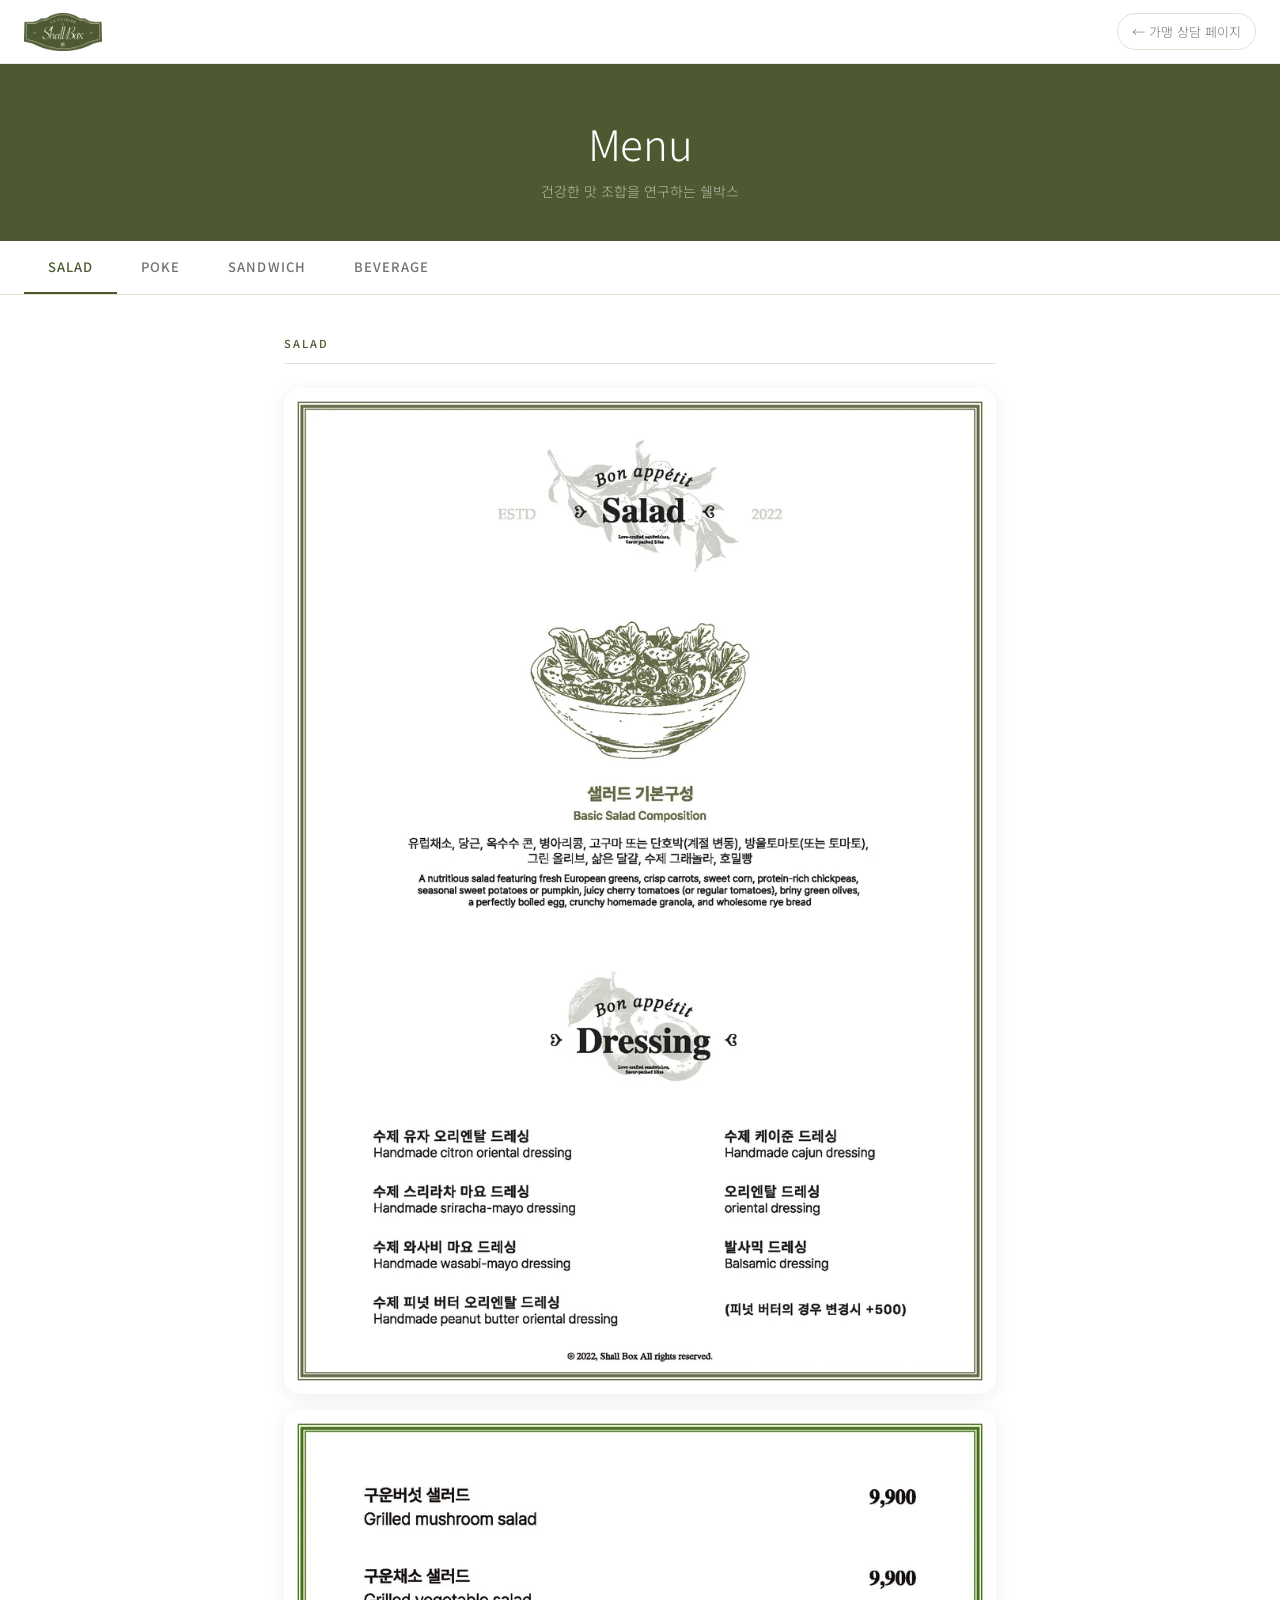
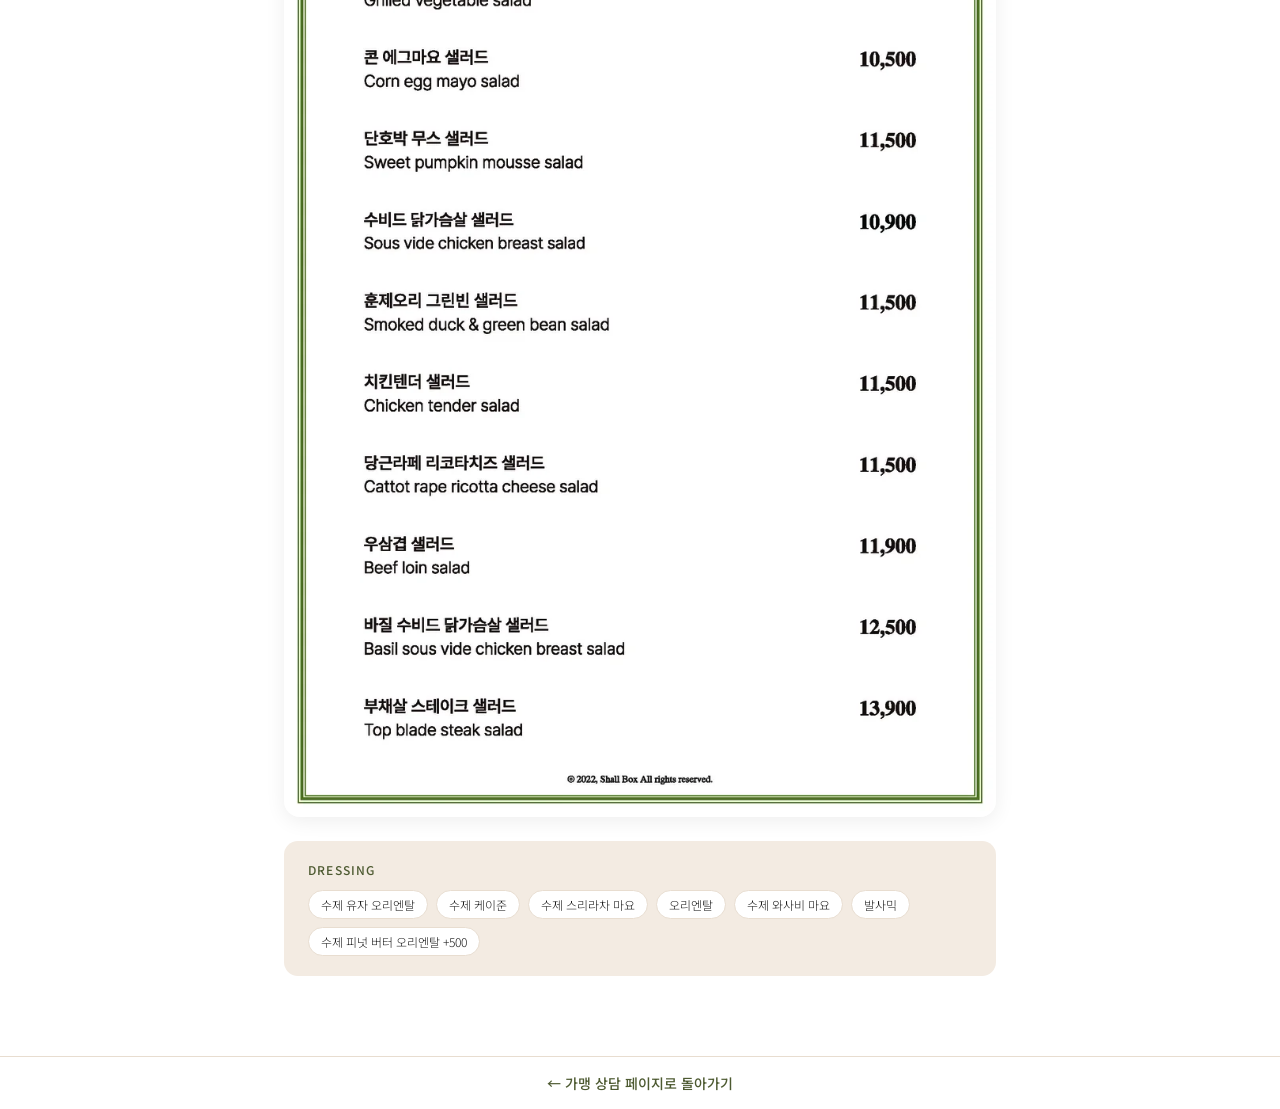
<file: menu.html>
<!DOCTYPE html>
<html lang="ko">
<head>
  <meta charset="UTF-8" />
  <meta name="robots" content="index, follow" /><meta name="viewport" content="width=device-width, initial-scale=1.0" />
  <link rel="canonical" href="https://shallbox.com/menu.html" />
  <title>쉘박스 메뉴 | ShallBox Menu</title>
  <meta name="description" content="쉘박스 전체 메뉴 — 샐러드, 포케, 샌드위치, 음료" />
  <meta name="theme-color" content="#4d5a31" />
  <link rel="icon" type="image/png" sizes="64x64" href="/images/favicon.png" />
  <link rel="apple-touch-icon" sizes="180x180" href="/images/apple-touch-icon.png" />
  <meta property="og:type" content="website" />
  <meta property="og:url" content="https://shallbox.com/menu.html" />
  <meta property="og:title" content="쉘박스 메뉴 | ShallBox Menu" />
  <meta property="og:description" content="쉘박스 전체 메뉴 — 샐러드, 포케, 샌드위치, 음료" />
  <meta property="og:image" content="https://shallbox.com/images/og-image.jpg" />
  <meta property="og:locale" content="ko_KR" />
  <meta property="og:site_name" content="쉘박스 (ShallBox)" />
  <meta name="twitter:card" content="summary_large_image" />
  <script async src="https://www.googletagmanager.com/gtag/js?id=G-MD3FQPZF15"></script>
  <script>window.dataLayer=window.dataLayer||[];function gtag(){dataLayer.push(arguments);}gtag('js',new Date());gtag('config','G-MD3FQPZF15');</script>
  <link rel="preconnect" href="https://fonts.googleapis.com" />
  <link rel="preconnect" href="https://fonts.gstatic.com" crossorigin />
  <link href="https://fonts.googleapis.com/css2?family=Noto+Sans+KR:wght@300;400;500&display=swap" rel="stylesheet" />
  <style>
    *, *::before, *::after { box-sizing: border-box; margin: 0; padding: 0; }
    :root {
      --green: #4d5a31;
      --green-dark: #3d4727;
      --cream: #f3ebe2;
      --cream-dark: #e8ddd0;
      --black: #1a1a1a;
      --gray: #717171;
      --gray-light: #f5f5f3;
      --white: #ffffff;
    }
    html { scroll-behavior: smooth; }
    body {
      font-family: -apple-system, BlinkMacSystemFont, 'Noto Sans KR', 'Apple SD Gothic Neo', sans-serif;
      background: var(--white); color: var(--black);
      -webkit-font-smoothing: antialiased;
    }
    img { display: block; max-width: 100%; }
    a { text-decoration: none; color: inherit; }

    /* HEADER */
    .header {
      position: sticky; top: 0; z-index: 100;
      background: rgba(255,255,255,0.95); backdrop-filter: blur(16px);
      border-bottom: 1px solid rgba(0,0,0,0.07);
      padding: 0 24px; height: 64px;
      display: flex; align-items: center; justify-content: space-between;
    }
    .header-logo { height: 38px; }
    .header-back {
      display: flex; align-items: center; gap: 6px;
      font-size: 13px; color: var(--gray); font-weight: 300;
      padding: 8px 14px; border-radius: 999px;
      border: 1px solid var(--cream-dark);
      transition: all .2s;
    }
    .header-back:hover { border-color: var(--green); color: var(--green); }

    /* HERO */
    .menu-hero {
      background: var(--green); padding: 48px 24px 40px;
      text-align: center;
    }
    .menu-hero h1 {
      font-size: clamp(28px, 4vw, 42px); font-weight: 300;
      color: var(--white); letter-spacing: -0.01em; margin-bottom: 8px;
    }
    .menu-hero p { font-size: 14px; color: rgba(255,255,255,0.6); font-weight: 300; }

    /* TABS */
    .tabs-wrap {
      position: sticky; top: 64px; z-index: 90;
      background: var(--white);
      border-bottom: 1px solid var(--cream-dark);
      padding: 0 24px;
      overflow-x: auto;
      -webkit-overflow-scrolling: touch;
      scrollbar-width: none;
    }
    .tabs-wrap::-webkit-scrollbar { display: none; }
    .tabs {
      display: flex; gap: 0;
      min-width: max-content;
    }
    .tab {
      padding: 16px 24px;
      font-size: 13px; font-weight: 500;
      color: var(--gray); letter-spacing: 0.08em;
      border-bottom: 2px solid transparent;
      transition: all .2s; white-space: nowrap;
      background: none; cursor: pointer; border-top: none; border-left: none; border-right: none;
      font-family: inherit;
    }
    .tab.active { color: var(--green); border-bottom-color: var(--green); }
    .tab:hover { color: var(--green); }

    /* MENU SECTIONS */
    .menu-section { display: none; padding: 40px 24px 80px; max-width: 760px; margin: 0 auto; }
    .menu-section.active { display: block; }

    .menu-section-title {
      font-size: 11px; font-weight: 500; letter-spacing: 0.18em;
      text-transform: uppercase; color: var(--green);
      margin-bottom: 24px; padding-bottom: 12px;
      border-bottom: 1px solid var(--cream-dark);
    }

    .menu-img-wrap {
      border-radius: 16px; overflow: hidden;
      box-shadow: 0 4px 20px rgba(0,0,0,0.07);
      margin-bottom: 16px;
    }
    .menu-img-wrap img { width: 100%; }
    .menu-img-wrap + .menu-img-wrap { margin-top: 12px; }

    .menu-note {
      font-size: 12px; color: var(--gray); font-weight: 300;
      text-align: center; margin-top: 24px; line-height: 1.8;
    }

    /* DRESSING BOX */
    .dressing-box {
      background: var(--cream); border-radius: 14px;
      padding: 20px 24px; margin-top: 24px;
    }
    .dressing-box h4 {
      font-size: 12px; font-weight: 500; color: var(--green);
      letter-spacing: 0.1em; text-transform: uppercase; margin-bottom: 12px;
    }
    .dressing-list {
      display: flex; flex-wrap: wrap; gap: 8px;
    }
    .dressing-tag {
      font-size: 12px; font-weight: 300; color: var(--black);
      background: var(--white); border-radius: 999px;
      padding: 5px 12px;
      border: 1px solid var(--cream-dark);
    }

    /* BEVERAGE GRID */
    .bev-grid {
      display: grid; grid-template-columns: 1fr 1fr; gap: 20px; margin-top: 8px;
    }
    .bev-category h3 {
      font-size: 14px; font-weight: 500; color: var(--green);
      margin-bottom: 12px; padding-bottom: 8px;
      border-bottom: 1px solid var(--cream-dark);
    }
    .bev-item {
      display: flex; justify-content: space-between; align-items: center;
      padding: 8px 0; border-bottom: 1px solid rgba(0,0,0,0.05);
      font-size: 13px;
    }
    .bev-item:last-child { border-bottom: none; }
    .bev-name { color: var(--black); font-weight: 300; }
    .bev-price { color: var(--green); font-weight: 500; white-space: nowrap; margin-left: 8px; }
    .bev-options {
      margin-top: 16px; padding: 12px 16px;
      background: var(--cream); border-radius: 10px;
      font-size: 11px; color: var(--gray); font-weight: 300; line-height: 1.8;
    }

    /* BACK TO TOP */
    .back-to-fran {
      display: flex; align-items: center; justify-content: center;
      gap: 8px; padding: 16px;
      font-size: 14px; color: var(--green); font-weight: 500;
      border-top: 1px solid var(--cream-dark);
    }
    .back-to-fran:hover { text-decoration: underline; text-underline-offset: 3px; }

    @media (max-width: 600px) {
      .bev-grid { grid-template-columns: 1fr; }
      .menu-section { padding: 32px 16px 64px; }
    }
  </style>
</head>
<body>

<header class="header">
  <img src="images/logo.png" alt="LA CUISINE di ShallBox" class="header-logo" />
  <a href="/#contact" class="header-back">
    ← 가맹 상담 페이지
  </a>
</header>

<div class="menu-hero">
  <h1>Menu</h1>
  <p>건강한 맛 조합을 연구하는 쉘박스</p>
</div>

<div class="tabs-wrap">
  <div class="tabs">
    <button class="tab active" onclick="showTab('salad', this)">SALAD</button>
    <button class="tab" onclick="showTab('poke', this)">POKE</button>
    <button class="tab" onclick="showTab('sandwich', this)">SANDWICH</button>
    <button class="tab" onclick="showTab('beverage', this)">BEVERAGE</button>
  </div>
</div>

<!-- SALAD -->
<div id="tab-salad" class="menu-section active">
  <p class="menu-section-title">Salad</p>
  <div class="menu-img-wrap"><img src="images/menu_page_1.webp" alt="샐러드 기본구성 및 드레싱" /></div>
  <div class="menu-img-wrap"><img src="images/menu_page_2.webp" alt="샐러드 메뉴 및 가격" /></div>
  <div class="dressing-box">
    <h4>Dressing</h4>
    <div class="dressing-list">
      <span class="dressing-tag">수제 유자 오리엔탈</span>
      <span class="dressing-tag">수제 케이준</span>
      <span class="dressing-tag">수제 스리라차 마요</span>
      <span class="dressing-tag">오리엔탈</span>
      <span class="dressing-tag">수제 와사비 마요</span>
      <span class="dressing-tag">발사믹</span>
      <span class="dressing-tag">수제 피넛 버터 오리엔탈 +500</span>
    </div>
  </div>
</div>

<!-- POKE -->
<div id="tab-poke" class="menu-section">
  <p class="menu-section-title">Poke</p>
  <div class="menu-img-wrap"><img src="images/menu_page_3.webp" alt="포케 기본구성 및 드레싱" /></div>
  <div class="menu-img-wrap"><img src="images/menu_page_4.webp" alt="포케 메뉴 및 가격" /></div>
  <div class="dressing-box">
    <h4>Dressing</h4>
    <div class="dressing-list">
      <span class="dressing-tag">수제 유자 오리엔탈</span>
      <span class="dressing-tag">수제 케이준</span>
      <span class="dressing-tag">수제 스리라차 마요</span>
      <span class="dressing-tag">오리엔탈</span>
      <span class="dressing-tag">수제 와사비 마요</span>
      <span class="dressing-tag">발사믹</span>
      <span class="dressing-tag">수제 피넛 버터 오리엔탈 +500</span>
    </div>
  </div>
</div>

<!-- SANDWICH -->
<div id="tab-sandwich" class="menu-section">
  <p class="menu-section-title">Sandwich</p>
  <div class="menu-img-wrap"><img src="images/menu_page_5.webp" alt="샌드위치 시그니처 메뉴" /></div>
  <div class="menu-img-wrap"><img src="images/menu_page_6.webp" alt="샌드위치 메뉴 및 가격" /></div>
</div>

<!-- BEVERAGE -->
<div id="tab-beverage" class="menu-section">
  <p class="menu-section-title">Beverage</p>
  <div class="menu-img-wrap"><img src="images/menu_page_7.webp" alt="음료 메뉴 및 가격" /></div>
  <p class="menu-note">캔 변경 +500 · 샷 추가 +1,000 · 바닐라 시럽 +500 · 헤이즐넛 시럽 +500</p>
</div>

<a href="/#contact" class="back-to-fran">← 가맹 상담 페이지로 돌아가기</a>

<script>
  function showTab(name, btn) {
    document.querySelectorAll('.menu-section').forEach(s => s.classList.remove('active'));
    document.querySelectorAll('.tab').forEach(b => b.classList.remove('active'));
    document.getElementById('tab-' + name).classList.add('active');
    btn.classList.add('active');
    window.scrollTo({ top: 128, behavior: 'smooth' });
  }
</script>
</body>
</html>
</file>
<file: enhancements.css>
html{scroll-padding-top:85px}.skip-link{position:fixed;top:-80px;left:15px;background:var(--green);color:#fff;padding:12px 20px;z-index:300}.skip-link:focus{top:10px}a:focus-visible,button:focus-visible,input:focus-visible,select:focus-visible,summary:focus-visible{outline:2px solid var(--green);outline-offset:4px}.section-nav{display:flex;gap:24px;margin-right:26px;font-size:13px;color:var(--gray)}.section-nav a:hover{color:var(--green)}.hero-btns .btn-outline{font-size:14px}.hero-desc{color:#777}.cost-controls{display:flex;align-items:center;gap:12px;flex-wrap:wrap;margin-bottom:28px;font-size:13px;color:var(--green)}.cost-controls select{border:1.5px solid var(--green);border-radius:999px;padding:8px 35px 8px 16px;color:var(--green);background:#fff;font-family:inherit;font-size:13px}.cost-controls>span{margin-left:auto;font-size:11px;color:var(--gray)}.inline-cta{text-align:center;margin-top:25px}.form-intro{font-size:13px;color:var(--gray);line-height:1.7;margin-bottom:22px}.consent-label{display:flex;align-items:center;gap:7px;flex-wrap:wrap;font-size:12px;color:var(--black);min-height:35px;cursor:pointer}.consent-label input{width:16px;height:16px;accent-color:var(--green);flex-shrink:0}.consent-label span{font-size:11px;color:var(--gray)}.privacy-details{margin:0 0 15px 24px}.privacy-details summary{font-size:11px;color:var(--gray);cursor:pointer;min-height:28px;display:list-item}.privacy-details p{background:var(--gray-light);padding:13px;border-radius:8px;font-size:11px;line-height:1.9;margin:8px 0}.form-note{text-align:center;font-size:10px;line-height:1.8;color:var(--gray);margin-top:11px}.honeypot{display:none}#form-error{font-size:12px;line-height:1.8;color:#a44030;background:#fff0ec;border-radius:8px;padding:12px;margin-bottom:12px}.form-submit:disabled{opacity:.65;cursor:wait}.receipt-number{margin-top:20px!important;padding:15px;background:var(--cream);border-radius:10px}.receipt-number strong{letter-spacing:.12em;color:var(--green);margin-left:10px}.form-success .form-kakao{margin-top:20px}.mobile-contact{display:none}.menu-grid[hidden]{display:none!important}.menu-grid.all-visible{margin-top:18px}.swiper-slide img{min-height:100%}.review-phones-wrap video{background:#fff}.cost-mobile-orig{color:#707070}.cost-notes p{font-size:12px}.revenue-disclaimer{font-size:12px}.menu-tab{min-height:44px}.faq-q{min-height:58px;line-height:1.6}.faq-a{padding-right:20px}.modal{line-height:1.6}.modal-close-btn{min-height:44px}.form-group textarea{resize:vertical;min-height:88px}.hero-stats .badge{font-size:12px}.form-success:focus{outline:none}
@media(max-width:800px){.section-nav{display:none}.cost-controls>span{width:100%;margin-left:0}.cost-box{padding:28px 22px}.cost-mobile-label{font-size:12px}.form-wrap{padding:28px 22px}}
@media(max-width:600px){body{padding-bottom:75px}.hero{padding:55px 20px 55px}.hero-btns{gap:10px}.hero-btns .btn-primary,.hero-btns .btn-outline{font-size:12px;padding:12px 18px}.hero-img-wrap{border-radius:16px}.header{padding:0 18px}.mobile-contact{display:flex;align-items:center;gap:12px;position:fixed;bottom:0;left:0;right:0;z-index:150;padding:10px 16px calc(10px + env(safe-area-inset-bottom));background:rgba(255,255,255,.98);border-top:1px solid var(--cream-dark);box-shadow:0 -3px 14px rgba(0,0,0,.06)}.mobile-contact button{width:100px;font-size:12px;color:var(--green);min-height:44px}.mobile-contact .btn-primary{flex:1;justify-content:center;font-size:13px;padding:12px 16px;min-height:44px}.form-group input,.form-group textarea{font-size:16px}.form-group input::placeholder,.form-group textarea::placeholder{font-size:12px}.form-group .radio-label{font-size:12px;min-height:35px}.radio-group{gap:8px 14px}.form-intro{font-size:12px}.hero-stats{display:grid;grid-template-columns:1fr 1fr;width:100%;gap:22px}.cost-mobile-vals{gap:10px}.cost-mobile-orig{min-width:46px}.cost-mobile-promo{min-width:53px}.consent-label{font-size:11px;gap:6px}.cta-inner{padding:65px 18px}.form-success{padding:28px 0}.modal-num{font-size:27px}}
@media(prefers-reduced-motion:reduce){html{scroll-behavior:auto}*,*:before,*:after{animation:none!important;transition:none!important}}

/* Supply overview: text on the left, wash footage on the right. */
.supply-columns{display:grid;grid-template-columns:minmax(0,1.35fr) minmax(0,1fr);gap:20px;align-items:center}
.supply-copy{min-width:0}
.supply-copy .diagram-step{gap:10px}
.supply-copy .diagram-icon{width:30px;height:30px;border-radius:8px}
.supply-copy .diagram-icon svg{width:17px;height:17px}
.supply-copy .diagram-step-text{min-width:0}
.supply-film{position:relative;overflow:hidden;border-radius:10px;background:var(--cream-dark);width:100%;aspect-ratio:9/16}
.supply-film video{display:block;width:100%;height:100%;object-fit:contain}
.supply-toggle{position:absolute;right:6px;bottom:6px;border:0;border-radius:999px;background:rgba(255,255,255,.9);color:var(--green);font:inherit;font-size:10px;min-width:54px;min-height:34px;padding:7px 10px;cursor:pointer}
@media(max-width:600px){.supply-columns{grid-template-columns:minmax(0,1.5fr) minmax(0,1fr);gap:12px}.supply-copy .diagram-icon{display:none}.supply-copy .diagram-step-text h5{font-size:12px}.supply-copy .diagram-step-text p{font-size:11px}.supply-toggle{min-height:44px;min-width:54px;font-size:9px;padding:6px}.story-diagram{padding:28px 22px}}

.diagram-result{gap:12px;flex-wrap:wrap}.diagram-result span,.diagram-result strong{white-space:nowrap}@media(max-width:600px){.diagram-result{gap:8px;padding:14px 12px}.diagram-result span{font-size:10px}.diagram-result strong{font-size:16px}}



/* Three brand reasons, led by one message and its evidence. */
.reason-feature{display:grid;grid-template-columns:1.08fr 1fr;gap:64px;align-items:center;padding:40px 0;border-bottom:1px solid var(--cream-dark);word-break:keep-all}
.reason-feature:last-child{border-bottom:0;padding-bottom:0}
.reason-kicker{display:flex;gap:12px;align-items:center;font-size:11px;letter-spacing:.1em;color:var(--green);margin-bottom:18px;font-weight:500}
.reason-kicker span{letter-spacing:0}
.reason-message h3{font-size:32px;line-height:1.48;letter-spacing:-.04em;font-weight:400;color:var(--black);margin-bottom:16px}
.reason-message h3 em{font-style:normal;color:var(--green)}
.reason-description{font-size:14px;line-height:1.9;font-weight:300;color:#676960}
.reason-proof{font-size:12px;color:var(--green);margin-top:18px;padding-left:12px;border-left:2px solid var(--green);line-height:1.7}
.reason-photo{margin:0;overflow:hidden;border-radius:14px;background:var(--cream)}
.reason-photo img{display:block;width:100%;height:auto}
.reason-space{max-width:350px;justify-self:center;width:100%}
.reason-numbers{display:grid;grid-template-columns:1fr 1fr;gap:0;margin:0;padding:32px 0;border-top:1px solid var(--cream-dark);border-bottom:1px solid var(--cream-dark);color:var(--green)}
.reason-numbers>div{padding:0 20px;text-align:center}
.reason-numbers>div+div{border-left:1px solid var(--cream-dark)}
.reason-numbers dt{font-size:12px;font-weight:400;margin-bottom:12px}
.reason-numbers dd{margin:0;white-space:nowrap;font-size:18px;font-weight:300;line-height:1.2}
.reason-numbers strong{font-size:44px;font-weight:400;letter-spacing:-.05em}
.reason-numbers p{font-size:11px;color:var(--gray);font-weight:300;margin-top:12px;line-height:1.7}
@media(max-width:800px){.reason-feature{gap:32px}.reason-message h3{font-size:27px}.reason-numbers>div{padding:0 10px}.reason-numbers strong{font-size:36px}}
@media(max-width:600px){.reason-feature{grid-template-columns:1fr;gap:24px;padding:32px 0}.reason-kicker{margin-bottom:12px}.reason-message h3{font-size:27px;margin-bottom:12px}.reason-description{font-size:13px}.reason-description br{display:none}.reason-photo{border-radius:12px}.reason-space{max-width:none}.reason-proof{margin-top:14px;font-size:11px}.reason-numbers{padding:24px 0}.reason-numbers strong{font-size:42px}.reason-feature:last-child{padding-bottom:0}}

.timeline-pending .timeline-dot{border-style:dashed}.timeline-pending .timeline-title{color:var(--green);word-break:keep-all}

.urgency-text{text-align:center;line-height:1.65}.urgency-text span,.urgency-text strong{display:inline-block}@media(max-width:600px){.urgency-bar{gap:5px 8px}.urgency-dot{display:none}.urgency-text{font-size:12px}}

.footer-logo{filter:none!important;opacity:.9!important;height:40px!important}
</file>
